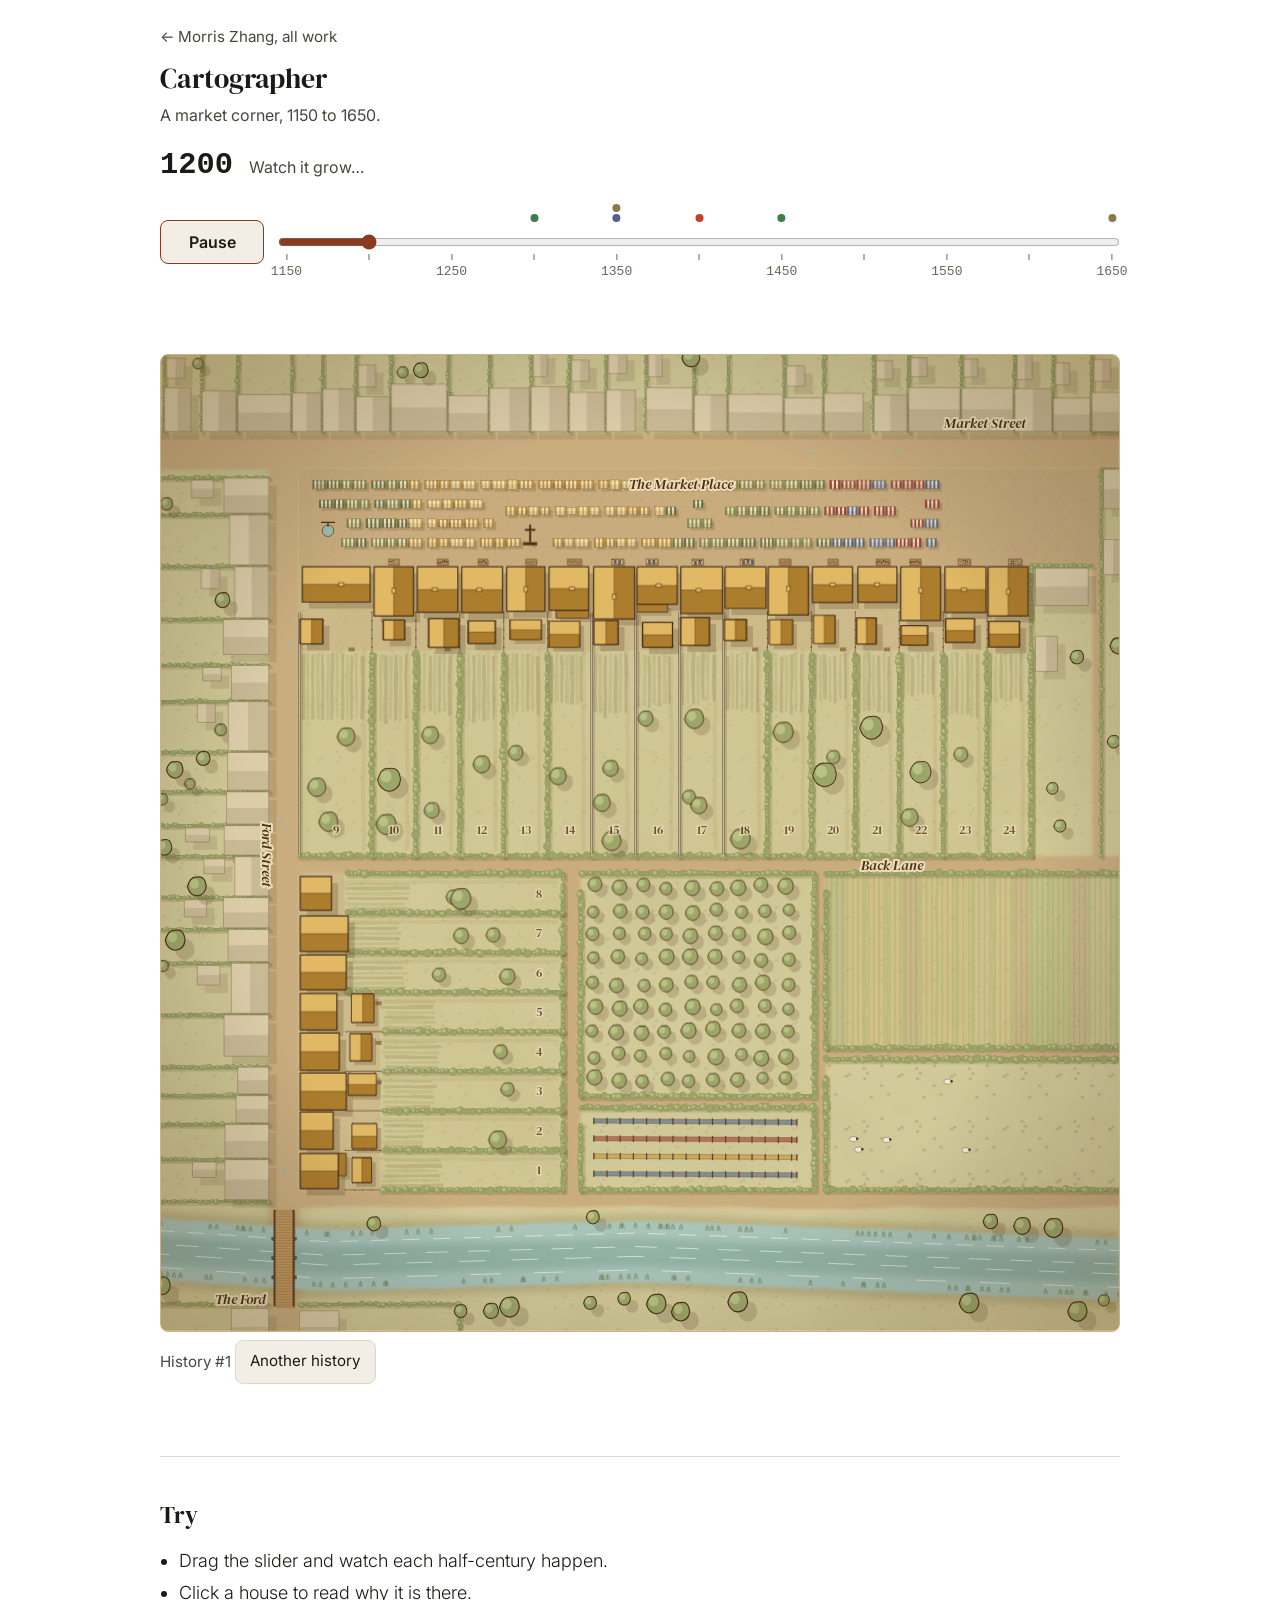
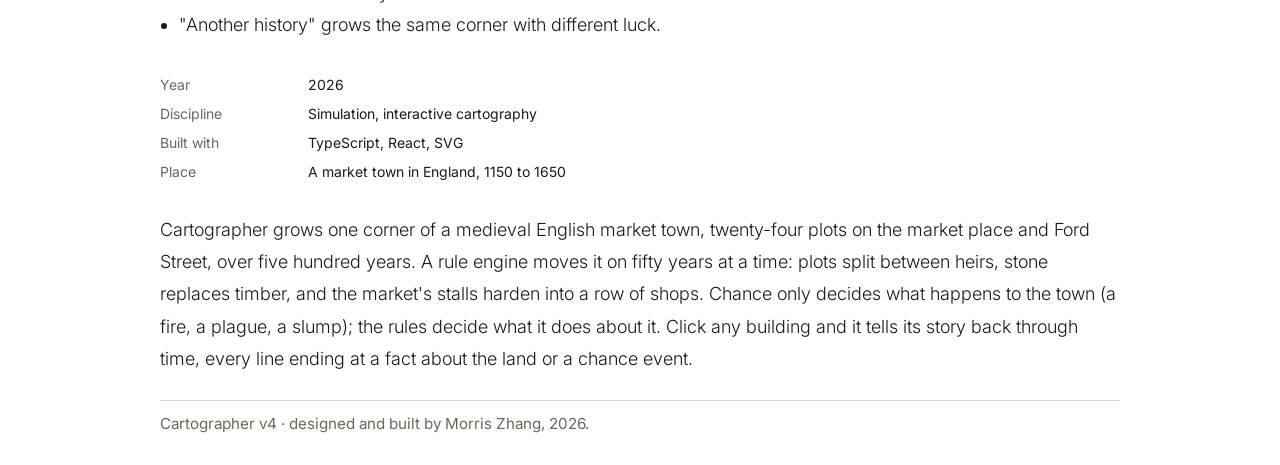
<file: cartographer/index.html>
<!doctype html>
<html lang="en">
  <head>
    <meta charset="UTF-8" />
    <meta name="viewport" content="width=device-width, initial-scale=1.0" />
    <title>Cartographer · Morris Zhang</title>
    <meta name="description" content="A fantasy town grown from its terrain, not from dice. Every street, wall and market says why it's there." />
    <link rel="preconnect" href="https://fonts.googleapis.com" />
    <link rel="preconnect" href="https://fonts.gstatic.com" crossorigin />
    <link rel="stylesheet" href="https://fonts.googleapis.com/css2?family=DM+Serif+Display:ital@0;1&amp;family=IM+Fell+English:ital@0;1&amp;family=Inter:wght@300;400;500;600&amp;display=swap" />
    <script type="module" crossorigin src="./assets/index-DEYlltWW.js"></script>
    <link rel="stylesheet" crossorigin href="./assets/index-BUwfIRgc.css">
  </head>
  <body>
    <div id="root"></div>
  </body>
</html>
</file>
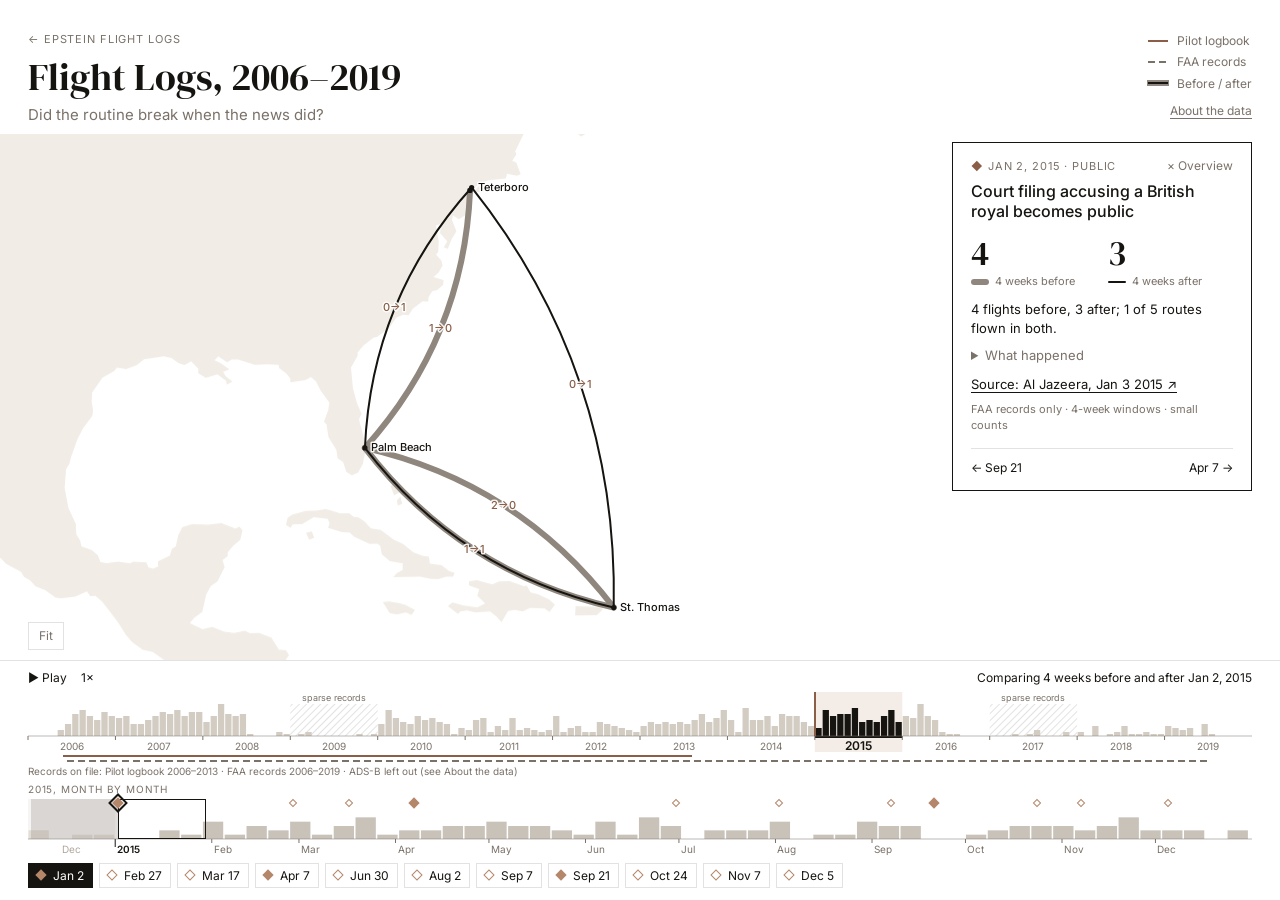
<file: epstein-flights.html>
<!DOCTYPE html>
<html lang="en"><head>
<meta charset="UTF-8">
<meta name="viewport" content="width=device-width, initial-scale=1.0">
<title>Flight Logs, 2006–2019 · Morris Zhang</title>
<meta name="description" content="An interactive map and timeline of cited Jeffrey Epstein flight records, 2006–2019, asking whether the routine changed when the news broke.">
<link rel="preconnect" href="https://fonts.googleapis.com">
<link rel="preconnect" href="https://fonts.gstatic.com" crossorigin>
<link rel="preload" href="flights.json" as="fetch" crossorigin>
<link rel="preload" href="events-2015.json" as="fetch" crossorigin>
<!-- fonts load without blocking first paint (display=swap already shows the fallback first) -->
<link rel="preload" as="style" href="https://fonts.googleapis.com/css2?family=DM+Serif+Display:ital@0;1&amp;family=Inter:wght@300;400;500&amp;display=swap" onload="this.onload=null;this.rel='stylesheet'">
<noscript><link href="https://fonts.googleapis.com/css2?family=DM+Serif+Display:ital@0;1&amp;family=Inter:wght@300;400;500&amp;display=swap" rel="stylesheet"></noscript>
<style>
:root {
  --bg: #FFFFFF;
  --fg: #161410;
  --muted: #7A7169;
  --accent: #B5876A;
  --accent-dark: #8A5E47;
  --border: rgba(22,20,16,0.12);
  --land: #F1EDE6;
  --before: #8F877E;
  --src-logbook: #8A5E47;
  --src-faa: #7A7169;
  --src-adsb: #3E6B73;
  --serif: 'DM Serif Display', Georgia, serif;
  --body: 'Inter', system-ui, sans-serif;
  --pad: clamp(14px, 2.2vw, 28px);
  --card-w: 300px;
}
*, *::before, *::after { box-sizing: border-box; margin: 0; padding: 0; }
html, body { height: 100%; }
body {
  font-family: var(--body); font-size: 14px; line-height: 1.45; font-weight: 400;
  background: var(--bg); color: var(--fg);
  display: grid; grid-template-rows: auto 1fr auto; grid-template-columns: minmax(0, 1fr); overflow: hidden;
}
a { color: inherit; }
button { font: inherit; color: inherit; background: none; border: 0; cursor: pointer; }
:focus-visible { outline: 2px solid var(--accent-dark); outline-offset: 2px; }
.sr-only { position: absolute; width: 1px; height: 1px; overflow: hidden; clip: rect(0 0 0 0); white-space: nowrap; }

/* ── header ── */
.top { display: flex; align-items: flex-start; gap: 24px; padding: var(--pad) var(--pad) 8px; }
.titles { flex: 1; min-width: 0; }
.back { display: inline-block; font-size: 11px; letter-spacing: .08em; text-transform: uppercase; color: var(--muted); text-decoration: none; margin-bottom: 10px; }
.back:hover { color: var(--fg); }
h1 { font-family: var(--serif); font-weight: 400; font-size: clamp(26px, 3.2vw, 38px); line-height: 1.05; }
.q { margin-top: 6px; font-size: 15px; color: var(--muted); }
.side { display: flex; flex-direction: column; align-items: flex-end; gap: 10px; padding-top: 4px; }
.legend { display: flex; flex-direction: column; gap: 4px; font-size: 12px; color: var(--muted); }
.legend .lg { display: flex; align-items: center; gap: 8px; white-space: nowrap; }
.legend svg { display: block; }
.text-btn { white-space: nowrap; font-size: 12px; text-decoration: underline; text-underline-offset: 3px; color: var(--muted); }
.text-btn:hover { color: var(--fg); }

/* ── map stage ── */
.stage { position: relative; min-height: 0; }
.map-wrap { position: absolute; inset: 0; }
#map { display: block; width: 100%; height: 100%; touch-action: manipulation; }
.fit { position: absolute; left: var(--pad); bottom: 10px; font-size: 12px; color: var(--muted); border: 1px solid var(--border); background: var(--bg); padding: 4px 10px; }
.fit:hover { color: var(--fg); }
.readout {
  position: absolute; z-index: 5; pointer-events: none; max-width: 260px;
  background: var(--bg); border: 1px solid var(--fg); padding: 10px 12px; font-size: 12px;
}
.readout h3 { font-size: 13px; font-weight: 500; margin-bottom: 4px; }
.readout .sec { margin-top: 6px; font-size: 11px; letter-spacing: .06em; text-transform: uppercase; color: var(--muted); }
.readout ul { list-style: none; }
.readout li { color: var(--fg); }
.readout .more { color: var(--muted); }

/* ── card ── */
.card {
  position: absolute; z-index: 4; top: 8px; right: var(--pad); width: var(--card-w);
  background: var(--bg); border: 1px solid var(--fg); padding: 16px 18px 14px;
  max-height: calc(100% - 16px); overflow: auto;
}
.kicker { font-size: 11px; letter-spacing: .08em; text-transform: uppercase; color: var(--muted); }
.kicker .pin { color: var(--accent-dark); }
.card h2 { font-size: 16px; font-weight: 500; line-height: 1.3; margin: 6px 0 6px; }
.card .body { font-size: 13px; color: var(--fg); }
.counts { display: grid; grid-template-columns: 1fr 1fr; gap: 12px; margin: 14px 0 10px; }
.counts b { display: block; font-family: var(--serif); font-weight: 400; font-size: 34px; line-height: 1; }
.counts span { display: flex; align-items: center; gap: 6px; margin-top: 4px; font-size: 11px; color: var(--muted); }
.sw { display: inline-block; width: 18px; height: 6px; border-radius: 3px; }
.sw.before { background: var(--before); }
.sw.after { height: 2px; background: var(--fg); }
.sentence { font-size: 13px; }
.more-info { margin-top: 8px; font-size: 13px; }
.more-info summary { cursor: pointer; color: var(--muted); }
.more-info summary:hover { color: var(--fg); }
.more-info .body { margin-top: 4px; }
.src-link { display: inline-block; margin-top: 10px; font-size: 13px; text-underline-offset: 3px; }
.foot { margin-top: 8px; font-size: 11px; color: var(--muted); }
.card-nav { display: flex; justify-content: space-between; gap: 8px; margin-top: 14px; padding-top: 10px; border-top: 1px solid var(--border); font-size: 12px; }
.card-nav button:hover, .close:hover { text-decoration: underline; text-underline-offset: 3px; }
.close { float: right; font-size: 12px; color: var(--muted); margin: -4px -6px 0 8px; padding: 2px 6px; }
.annot { margin-top: 12px; padding-top: 10px; border-top: 1px solid var(--border); }
.news-list { list-style: none; margin-top: 6px; }
.news-list li + li { margin-top: 2px; }
.news-list button { text-align: left; font-size: 13px; }
.news-list button:hover { text-decoration: underline; text-underline-offset: 3px; }
.diamond { display: inline-block; width: 8px; height: 8px; transform: rotate(45deg); background: var(--accent); margin-right: 8px; vertical-align: 1px; }
.diamond.hollow { background: none; border: 1.5px solid var(--accent); }

/* ── timeline ── */
.timeline { border-top: 1px solid var(--border); padding: 8px var(--pad) 10px; user-select: none; }
.controls { display: flex; align-items: center; gap: 14px; font-size: 12px; color: var(--muted); margin-bottom: 6px; flex-wrap: wrap; }
.controls button { color: var(--fg); }
.controls button:hover { text-decoration: underline; text-underline-offset: 3px; }
.controls .win { margin-left: auto; color: var(--fg); }
#year-pick { font: inherit; font-size: 12px; border: 1px solid var(--border); background: var(--bg); padding: 2px 4px; }
.strip { position: relative; cursor: ew-resize; touch-action: none; }
.strip svg { display: block; width: 100%; overflow: visible; }
.strip .year-pos { position: absolute; top: 0; width: 2px; margin-left: -1px; background: var(--accent-dark); pointer-events: none; }
#overview { cursor: pointer; }
.strip .win-shade { position: absolute; top: 0; background: rgba(181,135,106,.16); border-right: 2px solid var(--fg); pointer-events: none; }
.strip .win-before { position: absolute; top: 0; background: rgba(143,135,126,.28); pointer-events: none; }
.strip .win-after { position: absolute; top: 0; border: 1px solid var(--fg); pointer-events: none; }
.strip-label { font-size: 10px; letter-spacing: .08em; text-transform: uppercase; color: var(--muted); margin: 6px 0 2px; }
.coverage { position: relative; height: 22px; margin-top: 2px; font-size: 10px; color: var(--muted); }
.coverage .cov { position: absolute; height: 10px; display: flex; align-items: center; }
.coverage .cov span { position: absolute; left: 0; top: 9px; white-space: nowrap; }
.lane-events { position: absolute; left: 0; right: 0; top: 0; height: 0; pointer-events: none; }
.lane-events .ev { position: absolute; top: -2px; width: 12px; height: 12px; margin-left: -6px; pointer-events: auto; display: grid; place-items: center; }
.lane-events .ev i { width: 8px; height: 8px; transform: rotate(45deg); background: var(--accent); }
.lane-events .ev.flight i { width: 6px; height: 6px; background: var(--bg); border: 1.5px solid var(--accent); }
.lane-events .ev.on i { outline: 2px solid var(--fg); outline-offset: 1px; }
.chips { display: flex; gap: 6px; margin-top: 8px; overflow-x: auto; scrollbar-width: thin; padding-bottom: 2px; }
.chips button { position: relative; flex: none; font-size: 12px; border: 1px solid var(--border); padding: 3px 8px; white-space: nowrap; }
.chips button:hover { border-color: var(--fg); }
.chips button[aria-pressed="true"] { border-color: var(--fg); background: var(--fg); color: var(--bg); }
.chips button[aria-pressed="true"] .diamond.hollow { border-color: var(--bg); }

/* ── about drawer ── */
dialog.about {
  margin: 0 0 0 auto; height: 100%; max-height: 100%; width: min(520px, 100%); border: 0; border-left: 1px solid var(--fg);
  padding: 28px 28px 40px; background: var(--bg); color: var(--fg); overflow: auto;
}
dialog.about::backdrop { background: rgba(22,20,16,.25); }
.about h2 { font-family: var(--serif); font-weight: 400; font-size: 26px; margin-bottom: 14px; }
.about h3 { font-size: 11px; letter-spacing: .08em; text-transform: uppercase; color: var(--muted); font-weight: 400; margin: 20px 0 6px; }
.about p, .about li { font-size: 13px; }
.about ul { padding-left: 18px; }
.about li + li { margin-top: 3px; }
.about table { border-collapse: collapse; font-size: 13px; margin-top: 4px; }
.about td { padding: 2px 14px 2px 0; }
.about td.n { text-align: right; font-variant-numeric: tabular-nums; }
.about .close { position: sticky; top: 0; }

.error { position: absolute; inset: 0; display: grid; place-content: center; text-align: center; gap: 10px; padding: 24px; }

/* ── phone (LITE) ── */
@media (max-width: 767px) {
  body { grid-template-rows: auto auto auto; overflow: auto; height: auto; }
  .top { flex-direction: column; gap: 8px; padding-top: 12px; padding-bottom: 4px; }
  .back { margin-bottom: 6px; }
  .q { margin-top: 4px; font-size: 14px; }
  .side { flex-direction: row; align-items: center; justify-content: space-between; width: 100%; }
  .legend { flex-direction: row; flex-wrap: wrap; gap: 4px 12px; font-size: 11px; }
  .side { align-items: flex-start; gap: 12px; }
  .controls .win { display: none; }
  .card { padding: 12px 14px 10px; }
  .card h2 { font-size: 15px; }
  .counts { margin: 8px 0 6px; }
  .counts b { font-size: 28px; }
  .stage { display: flex; flex-direction: column; }
  .map-wrap { position: relative; inset: auto; height: 52vh; min-height: 300px; }
  .card { position: static; z-index: auto; width: auto; max-height: none; margin: 0 var(--pad) 8px; }
  .overview-block { display: none; }
  .timeline { position: sticky; bottom: 0; z-index: 6; background: var(--bg); }
  .map-wrap { height: 40vh; min-height: 260px; }
}
@media (min-width: 768px) { .phone-only { display: none !important; } }

/* ── ?teaser=1: the looping Jan 2 comparison embedded on the project page (no controls, clicks pass to the parent link) ── */
body.teaser { grid-template-rows: 1fr; pointer-events: none; }
body.teaser .top, body.teaser .timeline, body.teaser .card, body.teaser .fit { display: none; }
body.teaser .stage { display: block; }
body.teaser .map-wrap { position: absolute; inset: 0; height: auto; min-height: 0; }
.teaser-cap { display: none; }
body.teaser .teaser-cap { display: flex; gap: 14px; align-items: center; position: absolute; left: 16px; bottom: 12px; font-size: 12px; color: var(--muted); background: rgba(255,255,255,.85); padding: 4px 8px; }
</style>
</head>
<body>
<header class="top">
  <div class="titles">
    <a class="back" href="index.html#project-epstein">← Epstein Flight Logs</a>
    <h1>Flight Logs, 2006–2019</h1>
    <p class="q">Did the routine break when the news did?</p>
  </div>
  <div class="side">
    <div class="legend" id="legend" aria-label="Legend"></div>
    <button class="text-btn" id="about-btn" aria-haspopup="dialog">About the data</button>
  </div>
</header>

<main class="stage">
  <div class="map-wrap" id="map-wrap">
    <canvas id="map" role="img" aria-label="Flight map"></canvas>
    <div class="readout" id="readout" hidden></div>
    <button class="fit" id="fit-btn" title="Re-frame the map to the flights in view">Fit</button>
    <div class="teaser-cap" id="teaser-cap" aria-hidden="true"></div>
  </div>
  <aside class="card" id="card" aria-live="polite"></aside>
</main>

<section class="timeline" aria-label="Timeline">
  <div class="controls">
    <button id="play" aria-label="Play from here">▶ Play</button>
    <button id="speed" aria-label="Playback speed">1×</button>
    <label class="phone-only">Year <select id="year-pick" aria-label="Year"></select></label>
    <span class="win" id="win-label"></span>
  </div>
  <div class="overview-block">
    <div class="strip" id="overview" role="slider" tabindex="0" aria-label="Year, 2006 to 2019. Arrow keys change the year."></div>
    <div class="coverage" id="coverage" aria-hidden="true"></div>
  </div>
  <div class="strip-label" id="lane-label">12 months</div>
  <div class="strip" id="lane" role="slider" tabindex="0" aria-label="Months of the selected year. Arrow keys move one day, Shift plus arrow one week."></div>
  <div class="chips" id="chips" role="group" aria-label="2015 events"></div>
</section>

<dialog class="about" id="about" aria-labelledby="about-title">
  <button class="close" id="about-close">× Close</button>
  <h2 id="about-title">About the data</h2>
  <div id="about-body"></div>
</dialog>

<div class="sr-only"><table id="sr-table"><caption>Flights in the 4 weeks before and after each news event</caption><thead><tr><th>Event</th><th>Date</th><th>Before</th><th>After</th><th>Routes in both</th></tr></thead><tbody></tbody></table></div>

<script src="vendor/d3-array.min.js"></script>
<script src="vendor/d3-geo.min.js"></script>
<script src="vendor/topojson-client.min.js"></script>
<script>
'use strict';
/* Design doc: C:\Users\13693\.gstack\projects\skills\13693-unknown-design-epstein-flights.md
   Decisions referenced as R1–R19. Windows are half-open: scrubber [t−28d, t), ghost [e−28d, e) and [e, e+28d). */

// ───────────────────────── pure logic (exposed on window.FL for tests) ─────────────────────────
const FL = window.FL = {};
const DAY = 864e5, WINDOW = 28;
const T_MIN = '2006-01-02', T_MAX = '2020-01-01';
const PRECEDENCE = ['logbook', 'faa', 'adsb'];
const SRC = {
  logbook: { label: 'Pilot logbook', color: '#8A5E47', dash: [] },
  faa:     { label: 'FAA records',   color: '#7A7169', dash: [7, 4] },
  adsb:    { label: 'ADS-B',         color: '#3E6B73', dash: [1.5, 3] },
};
const MONTHS = ['Jan','Feb','Mar','Apr','May','Jun','Jul','Aug','Sep','Oct','Nov','Dec'];

FL.parse = s => Date.UTC(+s.slice(0, 4), +s.slice(5, 7) - 1, +s.slice(8, 10));
FL.iso = ms => new Date(ms).toISOString().slice(0, 10);
FL.addDays = (s, n) => FL.iso(FL.parse(s) + n * DAY);
FL.clampT = t => t < T_MIN ? T_MIN : t > T_MAX ? T_MAX : t;
FL.fmt = (s, withYear = true) => `${MONTHS[+s.slice(5, 7) - 1]} ${+s.slice(8, 10)}${withYear ? ', ' + s.slice(0, 4) : ''}`;
FL.fmtRange = (a, b) => `${FL.fmt(a, a.slice(0, 4) !== FL.addDays(b, -1).slice(0, 4))} – ${FL.fmt(FL.addDays(b, -1))}`;  // [a,b) → shows last included day

// flights sorted by date → binary search for [a, b)
FL.lowerBound = (flights, s) => { let lo = 0, hi = flights.length; while (lo < hi) { const m = (lo + hi) >> 1; if (flights[m].date < s) lo = m + 1; else hi = m; } return lo; };
FL.window = (flights, a, b) => flights.slice(FL.lowerBound(flights, a), FL.lowerBound(flights, b));

FL.routes = flights => {
  const m = new Map();
  for (const f of flights) {
    const key = f.o + '>' + f.d;
    let r = m.get(key);
    if (!r) m.set(key, r = { key, o: f.o, d: f.d, flights: [], bySrc: {} });
    r.flights.push(f);
    for (const s of f.sources) r.bySrc[s] = (r.bySrc[s] || 0) + 1;
  }
  return [...m.values()];
};
// R10: style of the source with the most flights; tie → logbook > FAA > ADS-B
FL.majoritySource = r => PRECEDENCE.filter(s => r.bySrc[s]).sort((a, b) => r.bySrc[b] - r.bySrc[a] || PRECEDENCE.indexOf(a) - PRECEDENCE.indexOf(b))[0];

FL.compare = (flights, e) => {
  const before = FL.window(flights, FL.addDays(e, -WINDOW), e);
  const after = FL.window(flights, e, FL.addDays(e, WINDOW));
  const m = new Map();
  const add = (list, side) => { for (const f of list) { const k = f.o + '>' + f.d; let r = m.get(k); if (!r) m.set(k, r = { key: k, o: f.o, d: f.d, before: [], after: [] }); r[side].push(f); } };
  add(before, 'before'); add(after, 'after');
  const routes = [...m.values()];
  return { before, after, routes, shared: routes.filter(r => r.before.length && r.after.length).length };
};

// The top strip selects a year; the lane below scrubs within it. "The year" is the one holding the window's last day.
FL.yearOfT = t => +FL.addDays(t, -1).slice(0, 4);
FL.yearBounds = y => ({ min: `${y}-01-02`, max: `${y + 1}-01-01` });   // t values whose last day falls in year y
// Lane = the calendar year plus a 4-week lead-in, so a window that starts in the previous December (Jan 2 pin) stays visible.
FL.laneRange = y => [FL.addDays(`${y}-01-01`, -WINDOW), `${y + 1}-01-01`];
// Same point in another year (Feb 29 → Feb 28).
FL.moveToYear = (t, y) => {
  let md = FL.addDays(t, -1).slice(5);
  if (md === '02-29' && !(y % 4 === 0 && (y % 100 !== 0 || y % 400 === 0))) md = '02-28';
  return FL.clampT(FL.addDays(`${y}-${md}`, 1));
};
// Play runs from the scrubber through the following years and stops at the end of 2019 (restarts at 2006 if already there).
FL.playRange = t => ({ start: t >= T_MAX ? T_MIN : t, end: T_MAX });
FL.parseHash = (hash, events) => {
  const m = /^#(event|t)=([\w-]+)$/.exec(hash || '');
  if (m && m[1] === 'event' && events.some(e => e.id === m[2])) return { event: m[2] };
  if (m && m[1] === 't' && /^\d{4}-\d{2}-\d{2}$/.test(m[2]) && !isNaN(FL.parse(m[2]))) return { t: FL.clampT(m[2]) };
  return null;
};
FL.sourceNote = flights => {
  const s = new Set(flights.flatMap(f => f.sources));
  const names = PRECEDENCE.filter(k => s.has(k)).map(k => SRC[k].label === 'FAA records' ? 'FAA' : SRC[k].label.toLowerCase());
  if (!names.length) return 'no flights on file';
  return names.length === 1 ? `${names[0] === 'FAA' ? 'FAA records' : names[0].replace(/^./, c => c.toUpperCase())} only` : `Sources: ${names.join(', ')}`;
};
FL.plural = (n, w) => `${n} ${w}${n === 1 ? '' : 's'}`;

// quadratic arc between projected points; bows to the left of travel, so A→B and B→A separate
FL.arcGeom = (p0, p1) => {
  const dx = p1[0] - p0[0], dy = p1[1] - p0[1], len = Math.hypot(dx, dy) || 1, bow = Math.min(len * 0.18, 120);
  const c = [(p0[0] + p1[0]) / 2 + dy / len * bow, (p0[1] + p1[1]) / 2 - dx / len * bow];
  return { p0, c, p1 };
};
FL.splitArc = (g, u) => u >= 1 ? g : { p0: g.p0, c: [g.p0[0] + (g.c[0] - g.p0[0]) * u, g.p0[1] + (g.c[1] - g.p0[1]) * u], p1: FL.arcPoint(g, u) };  // first u of the curve
FL.arcPoint = (g, t) => { const u = 1 - t; return [u * u * g.p0[0] + 2 * u * t * g.c[0] + t * t * g.p1[0], u * u * g.p0[1] + 2 * u * t * g.c[1] + t * t * g.p1[1]]; };
FL.distToArc = (g, x, y) => {
  let best = Infinity, prev = g.p0;
  for (let i = 1; i <= 24; i++) {
    const p = FL.arcPoint(g, i / 24), vx = p[0] - prev[0], vy = p[1] - prev[1], L = vx * vx + vy * vy || 1;
    const k = Math.max(0, Math.min(1, ((x - prev[0]) * vx + (y - prev[1]) * vy) / L));
    best = Math.min(best, Math.hypot(x - prev[0] - k * vx, y - prev[1] - k * vy));
    prev = p;
  }
  return best;
};

// ───────────────────────── page ─────────────────────────
const $ = s => document.querySelector(s);
const canvas = $('#map'), ctx = canvas.getContext('2d');
const mqPhone = matchMedia('(max-width: 767px)');
const mqReduce = matchMedia('(prefers-reduced-motion: reduce)');
const SHORT = { TEB: 'Teterboro', PBI: 'Palm Beach', STT: 'St. Thomas', BED: 'Hanscom Field', ABQ: 'Albuquerque', LBG: 'Paris Le Bourget',
  JFK: 'New York JFK', EWR: 'Newark', ISP: 'Islip', LFBG: 'Cognac', LPAZ: 'Santa Maria, Azores', LSJ: 'Little St. James', SBGR: 'São Paulo',
  SAF: 'Santa Fe', PHX: 'Phoenix', BOS: 'Boston', SJC: 'San Jose', BUR: 'Burbank', BQK: 'Brunswick', LTN: 'London Luton', STN: 'London Stansted',
  MIA: 'Miami', IAD: 'Washington Dulles', DCA: 'Washington National', CNM: 'Carlsbad', ASE: 'Aspen', LFMN: 'Nice', GVAC: 'Sal, Cape Verde',
  BAF: 'Westfield', SAV: 'Savannah', BGR: 'Bangor', HPN: 'Westchester', YUL: 'Montréal', MVY: "Martha's Vineyard", FLL: 'Fort Lauderdale', DAB: 'Daytona Beach', CMH: 'Columbus' };

let D = null;           // { flights, airports, years, sparse, sources, dropped }
let EVENTS = [], NEWS = [], DEFAULT_ID = null;
let land = null;
const S = { t: '2015-01-02', pinned: null, year: 2015, playing: false, speed: 1, hover: null };
const TEASER = new URLSearchParams(location.search).has('teaser');
const TP = { b: 1, a: 1 };   // teaser progress for the before / after arcs (1 = fully drawn)
let W = 0, H = 0, DPR = 1;
const projection = d3.geoConicEqualArea().parallels([20, 50]).rotate([70, 0]);
let view = null, viewAnim = null, geomCache = [];
const landCache = { canvas: null, view: null, sizeKey: '' };

const short = id => SHORT[id] || (D.airports[id] ? D.airports[id][0].split(',')[0].replace(/\b(International|Regional|Municipal|County)?\s*(Airport|Field)\b.*$/, '').trim() : id);

async function load() {
  const json = u => fetch(u).then(r => { if (!r.ok) throw new Error(u + ' ' + r.status); return r.json(); });
  const landP = json('land-50m.json').catch(() => null);   // in parallel; a failure only loses the coastline
  try {
    const [fl, ev] = await Promise.all([json('flights.json'), json('events-2015.json')]);
    D = fl;
    D.flights = fl.flights.map(([date, o, d, tails, sources]) => ({ date, o, d, tails, sources }));
    EVENTS = ev.events; DEFAULT_ID = ev.default;
    NEWS = EVENTS.filter(e => e.type !== 'flight');
  } catch (err) {
    document.querySelector('.stage').innerHTML = `<div class="error"><p>The flight data didn't load (${String(err.message).replace(/[<>&]/g, '')}).</p><p><a href="index.html#project-epstein">← Back to the project</a></p></div>`;
    return;
  }
  const topo = await landP;
  land = topo ? topojson.feature(topo, topo.objects.land) : null;   // arcs still draw on a plain background
  init();
}

function init() {
  buildLegend(); buildAbout(); buildSrTable(); buildChips(); buildYearPick();
  if (TEASER) { document.body.classList.add('teaser'); resize(false); pin(DEFAULT_ID, { instant: true, keepHash: true }); bind(); startTeaser(); return; }
  const h = FL.parseHash(location.hash, EVENTS);
  resize(false);
  if (h && h.t) { S.t = h.t; S.year = FL.yearOfT(h.t); buildStrips(); view = fitView(currentFitPoints()); }
  else pin(h && h.event || DEFAULT_ID, { instant: true, keepHash: !!h });
  bind();
  render();
}

// ── views & fitting (R7) ──
function fitView(points) {
  const cardW = mqPhone.matches || TEASER ? 0 : 300 + 24;
  const padX = W * 0.1, padY = H * 0.1;
  const ext = [[padX, padY], [Math.max(padX + 50, W - padX - cardW), H - padY]];
  let pts = points;
  if (!pts.length) pts = ['TEB', 'PBI', 'STT', 'ABQ', 'LBG'].map(id => D.airports[id]).map(a => [a[2], a[1]]);  // default Atlantic frame
  // never zoom tighter than ~16° × 9° so a short hop still has context
  const lons = pts.map(p => p[0]), lats = pts.map(p => p[1]);
  const cx = (Math.min(...lons) + Math.max(...lons)) / 2, cy = (Math.min(...lats) + Math.max(...lats)) / 2;
  const box = [[Math.min(Math.min(...lons), cx - 8), Math.min(Math.min(...lats), cy - 4.5)], [Math.max(Math.max(...lons), cx + 8), Math.max(Math.max(...lats), cy + 4.5)]];
  const p = d3.geoConicEqualArea().parallels([20, 50]).rotate([70, 0]).fitExtent(ext, { type: 'MultiPoint', coordinates: [...pts, ...box] });
  return { k: p.scale(), x: p.translate()[0], y: p.translate()[1] };
}
function pointsOf(flights) { const s = new Set(); flights.forEach(f => { s.add(f.o); s.add(f.d); }); return [...s].map(id => [D.airports[id][2], D.airports[id][1]]); }
function currentFitPoints() {
  if (S.pinned) { const e = EVENTS.find(x => x.id === S.pinned); return pointsOf(FL.window(D.flights, FL.addDays(e.date, -WINDOW), FL.addDays(e.date, WINDOW))); }
  return pointsOf(FL.window(D.flights, FL.addDays(S.t, -WINDOW), S.t));
}
function refit(points, instant) {
  const target = fitView(points);
  if (instant || mqReduce.matches || !view) { view = target; viewAnim = null; render(); return; }
  viewAnim = { from: { ...view }, to: target, t0: performance.now(), dur: 600 };
  tick();
}
let rafId = 0;
function tick() { if (!rafId) rafId = requestAnimationFrame(frame); }
function frame(now) {
  rafId = 0;
  if (viewAnim) {
    const a = viewAnim, u = Math.min(1, (now - a.t0) / a.dur), e = u < .5 ? 4 * u * u * u : 1 - Math.pow(-2 * u + 2, 3) / 2;
    // interpolate scale geometrically so zooms feel even
    view = { k: a.from.k * Math.pow(a.to.k / a.from.k, e), x: a.from.x + (a.to.x - a.from.x) * e, y: a.from.y + (a.to.y - a.from.y) * e };
    if (u >= 1) viewAnim = null;
  }
  if (S.playing) stepPlay(now);
  drawMap();
  if (viewAnim || S.playing) tick();
}
function render() { drawMap(); drawStrips(); drawCard(); updateChips(); }

// ── teaser loop: before arcs grow (0–1.6 s), after arcs grow (1.6–3.2 s), hold, repeat every 6 s ──
// Pauses when the parent page says it scrolled away ({flTeaser:'pause'|'play'}) or the tab is hidden.
// Reduced motion: the finished frame only (which is also the poster).
function startTeaser() {
  const e = EVENTS.find(x => x.id === DEFAULT_ID), c = FL.compare(D.flights, e.date);
  $('#teaser-cap').innerHTML = `<span><i class="sw before"></i> 4 weeks before ${FL.fmt(e.date)}: ${c.before.length}</span><span><i class="sw after"></i> 4 weeks after: ${c.after.length}</span>`;
  if (mqReduce.matches || new URLSearchParams(location.search).has('still')) { drawMap(); return; }
  let paused = false, t0 = performance.now(), pausedAt = 0;
  const ease = u => 1 - Math.pow(1 - Math.max(0, Math.min(1, u)), 3);
  const loop = now => {
    if (paused) return;
    const s = ((now - t0) / 1000) % 6;
    TP.b = ease(s / 1.6); TP.a = ease((s - 1.6) / 1.6);
    drawMap();
    requestAnimationFrame(loop);
  };
  const setPaused = p => {
    if (p === paused) return;
    paused = p;
    if (p) pausedAt = performance.now(); else { t0 += performance.now() - pausedAt; requestAnimationFrame(loop); }
  };
  window.addEventListener('message', ev => { if (ev.data && ev.data.flTeaser) setPaused(ev.data.flTeaser === 'pause'); });
  document.addEventListener('visibilitychange', () => setPaused(document.hidden));
  requestAnimationFrame(loop);
}

// ── map drawing ──
function resize(redraw = true) {
  const r = canvas.getBoundingClientRect();
  DPR = Math.min(window.devicePixelRatio || 1, 2); W = Math.max(1, r.width); H = Math.max(1, r.height);
  canvas.width = Math.round(W * DPR); canvas.height = Math.round(H * DPR);
  if (redraw) { view = fitView(currentFitPoints()); buildStrips(); render(); }
}
function proj(id) { const a = D.airports[id]; return projection([a[2], a[1]]); }
function drawMap() {
  if (!view) return;
  projection.scale(view.k).translate([view.x, view.y]);
  ctx.setTransform(DPR, 0, 0, DPR, 0, 0);
  ctx.clearRect(0, 0, W, H);
  if (land) drawLand();
  geomCache = [];
  const touched = new Map();
  const touch = (id, n) => touched.set(id, (touched.get(id) || 0) + n);
  const labels = [];
  if (S.pinned) {
    const e = EVENTS.find(x => x.id === S.pinned), cmp = FL.compare(D.flights, e.date);
    for (const r of cmp.routes) {
      const g = FL.arcGeom(proj(r.o), proj(r.d));
      geomCache.push({ g, r });
      touch(r.o, r.before.length + r.after.length); touch(r.d, r.before.length + r.after.length);
    }
    // R9: before = warm-gray halo underneath, after = ink core on top; width does not scale while pinned.
    // The teaser grows the "before" arcs, then the "after" arcs (TP.b / TP.a run 0 → 1).
    for (const { g, r } of geomCache) if (r.before.length && TP.b > 0) strokeArc(FL.splitArc(g, TP.b), '#8F877E', 6, [], 1);
    for (const { g, r } of geomCache) if (r.after.length && TP.a > 0) strokeArc(FL.splitArc(g, TP.a), '#161410', 2, [], 1);
    if (!TEASER) for (const { g, r } of geomCache) labels.push({ p: FL.arcPoint(g, .5), text: `${r.before.length}→${r.after.length}` });
  } else {
    const a = FL.addDays(S.t, -WINDOW), list = FL.window(D.flights, a, S.t), tMs = FL.parse(S.t);
    for (const r of FL.routes(list)) {
      const g = FL.arcGeom(proj(r.o), proj(r.d)), n = r.flights.length, src = FL.majoritySource(r);
      const age = (tMs - FL.parse(r.flights[n - 1].date)) / DAY;        // newest flight on the route sets its fade
      const alpha = 0.3 + 0.7 * (1 - age / WINDOW);
      strokeArc(g, SRC[src].color, n >= 5 ? 3 : 1 + (n - 1) * 0.5, SRC[src].dash, alpha);
      geomCache.push({ g, r });
      touch(r.o, n); touch(r.d, n);
      if (n >= 3) labels.push({ p: FL.arcPoint(g, .5), text: String(n) });
    }
  }
  // airports + labels (largest first, skip collisions)
  const placed = [];
  ctx.font = '500 11px Inter, system-ui, sans-serif'; ctx.textBaseline = 'middle';
  for (const [id] of [...touched].sort((x, y) => y[1] - x[1])) {
    const [x, y] = proj(id);
    ctx.beginPath(); ctx.arc(x, y, 2.6, 0, 7); ctx.fillStyle = '#161410'; ctx.fill();
    const text = short(id), w = ctx.measureText(text).width, box = [x + 6, y - 7, x + 6 + w, y + 7];
    if (placed.length < 14 && !placed.some(b => b[0] < box[2] && box[0] < b[2] && b[1] < box[3] && box[1] < b[3]) && box[2] < W && box[0] > 0) {
      placed.push(box); haloText(text, x + 6, y, '#161410');
    }
  }
  ctx.font = '500 11px Inter, system-ui, sans-serif'; ctx.textAlign = 'center';
  for (const l of labels) haloText(l.text, l.p[0], l.p[1], S.pinned ? '#8A5E47' : '#161410');
  ctx.textAlign = 'start';
  canvas.setAttribute('aria-label', mapLabel());
}
// The coastline is the expensive part (~50 ms at 4× CPU). It is rendered into a cache with a half-screen margin and
// reused: while a re-frame animates, the cached image is scaled/shifted (the projection only changes scale and
// translate, so that is exact); once the view settles it is re-rendered crisp.
function drawLand() {
  const c = landCache, sizeKey = `${W}|${H}|${DPR}`;
  const stale = !c.view || c.sizeKey !== sizeKey || c.view.k !== view.k || c.view.x !== view.x || c.view.y !== view.y;
  if (!c.canvas || c.sizeKey !== sizeKey || (stale && !viewAnim)) {
    const lc = c.canvas || (c.canvas = document.createElement('canvas'));
    lc.width = Math.round(2 * W * DPR); lc.height = Math.round(2 * H * DPR);
    const lx = lc.getContext('2d');
    lx.setTransform(DPR, 0, 0, DPR, DPR * W / 2, DPR * H / 2);   // margin of W/2, H/2 on every side
    lx.beginPath(); d3.geoPath(projection, lx)(land);
    lx.fillStyle = '#F1EDE6'; lx.fill();
    c.view = { ...view }; c.sizeKey = sizeKey;
  }
  const s = view.k / c.view.k, dx = view.x - s * c.view.x, dy = view.y - s * c.view.y;
  ctx.setTransform(DPR * s, 0, 0, DPR * s, DPR * dx, DPR * dy);
  ctx.drawImage(c.canvas, -W / 2, -H / 2, 2 * W, 2 * H);
  ctx.setTransform(DPR, 0, 0, DPR, 0, 0);
}
function strokeArc(g, color, width, dash, alpha) {
  ctx.globalAlpha = alpha; ctx.strokeStyle = color; ctx.lineWidth = width; ctx.lineCap = 'round'; ctx.setLineDash(dash);
  ctx.beginPath(); ctx.moveTo(g.p0[0], g.p0[1]); ctx.quadraticCurveTo(g.c[0], g.c[1], g.p1[0], g.p1[1]); ctx.stroke();
  ctx.setLineDash([]); ctx.globalAlpha = 1;
}
function haloText(text, x, y, color) {
  ctx.lineWidth = 3; ctx.strokeStyle = 'rgba(255,255,255,.92)'; ctx.lineJoin = 'round'; ctx.strokeText(text, x, y);
  ctx.fillStyle = color; ctx.fillText(text, x, y);
}
function mapLabel() {
  if (S.pinned) {
    const e = EVENTS.find(x => x.id === S.pinned), c = FL.compare(D.flights, e.date);
    return `Map comparing the 4 weeks before and after ${FL.fmt(e.date)}: ${FL.plural(c.before.length, 'flight')} before, ${c.after.length} after, ${c.shared} of ${FL.plural(c.routes.length, 'route')} flown in both.`;
  }
  const list = FL.window(D.flights, FL.addDays(S.t, -WINDOW), S.t);
  return `Map of flights ${FL.fmtRange(FL.addDays(S.t, -WINDOW), S.t)}: ${FL.plural(list.length, 'flight')} on ${FL.plural(FL.routes(list).length, 'route')}.`;
}

// ── readout (R14, R10) ──
function pick(x, y, touch) {
  const tol = touch ? 14 : 6;   // closest route wins; others under the pointer are listed as "Also here"
  const hits = geomCache.map(c => ({ c, d: FL.distToArc(c.g, x, y) })).filter(h => h.d <= tol).sort((a, b) => a.d - b.d);
  return hits.length ? { ...hits[0].c, others: hits.slice(1, 3).map(h => h.c.r) } : null;
}
const srcName = s => SRC[s].label;
function dateList(flights) {
  const show = flights.slice(0, 5).map(f => `<li>${FL.fmt(f.date)} · ${f.sources.map(srcName).join(' + ')}</li>`).join('');
  return `<ul>${show}${flights.length > 5 ? `<li class="more">+${flights.length - 5} more</li>` : ''}</ul>`;
}
function showReadout(hit, x, y) {
  const el = $('#readout');
  if (!hit) { el.hidden = true; return; }
  const r = hit.r, title = `${short(r.o)} → ${short(r.d)}`;
  if (S.pinned) {
    el.innerHTML = `<h3>${title}</h3><div class="sec">Before (${r.before.length})</div>${r.before.length ? dateList(r.before) : '<ul><li class="more">none</li></ul>'}<div class="sec">After (${r.after.length})</div>${r.after.length ? dateList(r.after) : '<ul><li class="more">none</li></ul>'}`;
  } else {
    const mix = PRECEDENCE.filter(s => r.bySrc[s]);
    el.innerHTML = `<h3>${title}</h3><div>${FL.plural(r.flights.length, 'flight')} in view</div>${mix.length > 1 ? `<div class="more">${mix.map(s => `${srcName(s)} ${r.bySrc[s]}`).join(' · ')}</div>` : ''}${dateList(r.flights)}`;
  }
  if (hit.others.length) {
    const n = o => S.pinned ? `${o.before.length}→${o.after.length}` : o.flights.length;
    el.innerHTML += `<div class="sec">Also here</div><ul>${hit.others.map(o => `<li>${short(o.o)} → ${short(o.d)} (${n(o)})</li>`).join('')}</ul>`;
  }
  el.hidden = false;
  const bw = el.offsetWidth, bh = el.offsetHeight;
  el.style.left = Math.min(W - bw - 8, x + 14) + 'px';
  el.style.top = Math.max(8, Math.min(H - bh - 8, y + 14)) + 'px';
}

// ── state changes ──
function pin(id, { instant = false, keepHash = false } = {}) {
  const e = EVENTS.find(x => x.id === id);
  if (!e || e.type === 'flight') return;
  stopPlay();
  S.pinned = id; S.t = e.date; S.year = +e.date.slice(0, 4);
  if (!keepHash) history.replaceState(null, '', '#event=' + id);  // R8: never pushState
  buildStrips();
  refit(currentFitPoints(), instant);
  $('#readout').hidden = true;
  render();
}
function unpin(updateHash = true) {
  if (!S.pinned) return;
  S.pinned = null;
  if (!updateHash) return;   // internal callers (scrub, year, play) set their own state and render once themselves
  history.replaceState(null, '', '#t=' + S.t);
  render();
}
let hashTimer = 0;
function setT(t) {
  t = FL.clampT(t);
  if (S.pinned) unpin(false);
  S.t = t;
  const y = FL.yearOfT(t);
  if (y !== S.year) { S.year = y; buildStrips(); }
  $('#readout').hidden = true;
  render();
  if (!S.playing) saveHashSoon();
}
function saveHashSoon() { clearTimeout(hashTimer); hashTimer = setTimeout(() => history.replaceState(null, '', '#t=' + S.t), 300); }  // R8
const yearPoints = y => pointsOf(FL.window(D.flights, `${y}-01-01`, `${y + 1}-01-01`));
// Top strip: pick a year. The window keeps its place in the calendar (Mar 14 → Mar 14 of the new year).
function selectYear(y, { fit = true } = {}) {
  y = Math.max(2006, Math.min(2019, y));
  if (y === S.year && !S.pinned) { if (fit) refit(currentFitPoints()); return; }
  stopPlay();
  if (S.pinned) unpin(false);
  S.year = y; S.t = FL.moveToYear(S.t, y);
  buildStrips(); $('#readout').hidden = true; render(); saveHashSoon();
  if (fit) refit(currentFitPoints());   // R7: a year change re-frames to the flights in view (play frames the whole year instead)
}
function flightEventT(e) { return FL.addDays(e.date, 11); }  // window ends 11 days after a trip starts, so the whole trip is on the map

// ── play: runs on through the years, re-framing at each new year ──
let playAcc = 0, playLast = 0, playEnd = '';
function startPlay() {
  const { start, end } = FL.playRange(S.t);
  if (S.pinned) unpin(false);
  S.t = start; playEnd = end; S.playing = true; playAcc = 0; playLast = performance.now();
  S.year = FL.yearOfT(start); buildStrips();
  refit(yearPoints(S.year), false);
  $('#play').textContent = '❚❚ Pause'; $('#play').setAttribute('aria-label', 'Pause');
  render(); tick();
}
function stepPlay(now) {
  playAcc += (now - playLast) / 1000 * 7 * S.speed; playLast = now;   // 1× = one week per second
  if (playAcc < 1) return;
  const n = Math.floor(playAcc); playAcc -= n;
  let t = FL.addDays(S.t, n);
  if (t >= playEnd) { S.t = playEnd; stopPlay(); history.replaceState(null, '', '#t=' + S.t); return; }
  S.t = t;
  const y = FL.yearOfT(t);
  if (y !== S.year) { S.year = y; buildStrips(); refit(yearPoints(y), false); }
  drawStrips(); drawCard(); updateChips();
}
function stopPlay() {
  if (!S.playing) return;
  S.playing = false;
  $('#play').textContent = '▶ Play'; $('#play').setAttribute('aria-label', 'Play from here');
  render();
}

// ── timeline strips ──
let monthCounts = [], laneCounts = [];
function monthIndex(s) { return (+s.slice(0, 4) - 2006) * 12 + +s.slice(5, 7) - 1; }
function buildStrips() { buildOverview(); buildLane(); }
const OV = { a: FL.parse('2006-01-01'), b: FL.parse('2020-01-01') };
function xOf(range, s, width) { return (FL.parse(s) - range.a) / (range.b - range.a) * width; }
function dateAt(range, x, width) { return FL.iso(range.a + Math.round(Math.max(0, Math.min(1, x / width)) * (range.b - range.a) / DAY) * DAY); }

function buildOverview() {
  const el = $('#overview'), w = el.clientWidth || 800, h = 44, barTop = 12;
  if (!monthCounts.length) { monthCounts = new Array(168).fill(0); for (const f of D.flights) monthCounts[monthIndex(f.date)]++; }
  const max = Math.max(...monthCounts), bw = w / 168, yw = w / 14;
  let svg = `<svg width="${w}" height="${h + 16}" aria-hidden="true"><defs><pattern id="hatch" width="5" height="5" patternUnits="userSpaceOnUse" patternTransform="rotate(45)"><line x1="0" y1="0" x2="0" y2="5" stroke="rgba(22,20,16,.12)" stroke-width="2"/></pattern></defs>`;
  // selected year: tinted band, ink bars, bold label
  const sx = (S.year - 2006) * yw;
  svg += `<rect x="${sx}" y="0" width="${yw}" height="${h + 16}" fill="rgba(181,135,106,.16)"/><rect x="${sx}" y="${h}" width="${yw}" height="2" fill="#161410"/>`;
  for (const y of D.sparse) {
    const x0 = (y - 2006) * yw, x1 = x0 + yw;
    svg += `<g><title>Sparse records: fewer flights on file. This may reflect missing records or less travel; the sources don't say which.</title><rect x="${x0}" y="${barTop}" width="${x1 - x0}" height="${h - barTop}" fill="url(#hatch)"/><text x="${(x0 + x1) / 2}" y="9" text-anchor="middle" font-size="9" fill="#7A7169">sparse records</text></g>`;
  }
  monthCounts.forEach((n, i) => {
    const bh = n / max * (h - barTop), on = Math.floor(i / 12) + 2006 === S.year;
    svg += `<rect x="${i * bw + .5}" y="${h - bh}" width="${Math.max(1, bw - 1)}" height="${bh}" fill="${on ? '#161410' : '#D3CCC2'}"/>`;
  });
  for (let y = 2006; y <= 2019; y++) {
    const x = (y - 2006) * yw, on = y === S.year;
    svg += `<line x1="${x}" x2="${x}" y1="${h}" y2="${h + 4}" stroke="#7A7169"/><text x="${x + yw / 2}" y="${h + 14}" text-anchor="middle" font-size="${on ? 12 : 10}" font-weight="${on ? 600 : 400}" fill="${on ? '#161410' : '#7A7169'}">${y}</text>`;
  }
  svg += `<line x1="0" x2="${w}" y1="${h}" y2="${h}" stroke="#7A7169" stroke-width=".5"/></svg>`;
  el.innerHTML = svg + `<div class="year-pos"></div>`;
  el.dataset.h = h;
  // source coverage (handoffs), named differently from "sparse records"
  const cov = $('#coverage'); cov.innerHTML = '';
  PRECEDENCE.filter(s => D.sources[s]).forEach((s, i) => {
    const r = D.sources[s], x0 = xOf(OV, r.from, w), x1 = xOf(OV, r.to, w);
    const d = document.createElement('div'); d.className = 'cov'; d.style.left = x0 + 'px'; d.style.width = (x1 - x0) + 'px'; d.style.top = (i * 0) + 'px';
    d.innerHTML = `<svg width="${x1 - x0}" height="4" style="position:absolute;top:${i * 5}px"><line x1="0" x2="${x1 - x0}" y1="2" y2="2" stroke="${SRC[s].color}" stroke-width="2" stroke-dasharray="${SRC[s].dash.join(' ')}"/></svg>`;
    cov.appendChild(d);
  });
  const label = document.createElement('div'); label.className = 'cov'; label.style.left = '0'; label.style.right = '0';
  label.innerHTML = `<span style="top:10px">Records on file: ${PRECEDENCE.filter(s => D.sources[s]).map(s => `${SRC[s].label} ${D.sources[s].from.slice(0, 4)}–${D.sources[s].to.slice(0, 4)}`).join(' · ')}${D.adsb_included ? '' : ' · ADS-B left out (see About the data)'}</span>`;
  cov.appendChild(label);
}
function buildLane() {
  const el = $('#lane'), w = el.clientWidth || 800, h = 40, barTop = 14, y = S.year;
  const [ls, le] = FL.laneRange(y), range = { a: FL.parse(ls), b: FL.parse(le) }, jan1 = FL.parse(`${y}-01-01`);
  el._range = range;
  // weekly bins counted from Jan 1; the lead-in (previous December) gets bins -4..-1
  const bins = new Map();
  for (const f of FL.window(D.flights, ls, le)) { const i = Math.floor((FL.parse(f.date) - jan1) / DAY / 7); bins.set(i, (bins.get(i) || 0) + 1); }
  const max = Math.max(6, ...bins.values()), xMs = ms => (ms - range.a) / (range.b - range.a) * w, xLead = xMs(jan1);
  let svg = `<svg width="${w}" height="${h + 16}" aria-hidden="true"><rect x="0" y="0" width="${xLead}" height="${h}" fill="rgba(22,20,16,.04)"/>`;
  for (const [i, n] of bins) {
    const x0 = Math.max(0, xMs(jan1 + i * 7 * DAY)), x1 = Math.min(w, xMs(jan1 + (i + 1) * 7 * DAY)), bh = n / max * (h - barTop);
    svg += `<rect x="${x0 + .5}" y="${h - bh}" width="${Math.max(1, x1 - x0 - 1.5)}" height="${bh}" fill="${i < 0 ? '#E2DDD5' : '#C9C2B9'}"/>`;
  }
  const narrow = w < 600;   // narrow lanes: month initials
  svg += `<text x="${xLead / 2}" y="${h + 14}" text-anchor="middle" font-size="10" fill="#B0A89E">${narrow ? '' : 'Dec'}</text>`;
  for (let m = 0; m < 12; m++) {
    const s = `${y}-${String(m + 1).padStart(2, '0')}-01`, x = xOf(range, s, w), mon = MONTHS[m];
    const text = m === 0 ? `${y}` : narrow ? (m === 1 ? '' : mon[0]) : mon;   // narrow: the year label needs Feb's space
    svg += `<line x1="${x}" x2="${x}" y1="${h}" y2="${h + (m === 0 ? 8 : 4)}" stroke="${m === 0 ? '#161410' : '#7A7169'}"/><text x="${x + 2}" y="${h + 14}" font-size="10" font-weight="${m === 0 ? 600 : 400}" fill="${m === 0 ? '#161410' : '#7A7169'}">${text}</text>`;
  }
  svg += `<line x1="0" x2="${w}" y1="${h}" y2="${h}" stroke="#7A7169" stroke-width=".5"/></svg>`;
  const evs = EVENTS.filter(e => e.date >= ls && e.date < le).map(e =>
    `<button class="ev ${e.type === 'flight' ? 'flight' : 'news'}" data-id="${e.id}" tabindex="-1" aria-hidden="true" style="left:${xOf(range, e.date, w)}px" title="${FL.fmt(e.date)} · ${e.title.replace(/"/g, '&quot;')}"><i></i></button>`).join('');
  el.innerHTML = svg + `<div class="win-shade"></div><div class="win-before"></div><div class="win-after"></div><div class="lane-events">${evs}</div>`;
  el.dataset.h = h;
  $('#lane-label').textContent = `${y}, month by month`;
}
function placeWindow(el, range) {
  const w = el.clientWidth, h = +el.dataset.h, shade = el.querySelector('.win-shade'), bef = el.querySelector('.win-before'), aft = el.querySelector('.win-after');
  const x = s => Math.max(0, Math.min(w, xOf(range, s, w)));
  const box = (node, a, b) => { const x0 = x(a), x1 = x(b); node.style.left = x0 + 'px'; node.style.width = Math.max(x1 - x0, 0) + 'px'; node.style.height = h + 'px'; node.style.display = x1 > x0 ? '' : 'none'; };
  if (S.pinned) {
    const e = EVENTS.find(v => v.id === S.pinned);
    shade.style.display = 'none'; box(bef, FL.addDays(e.date, -WINDOW), e.date); box(aft, e.date, FL.addDays(e.date, WINDOW));
  } else {
    bef.style.display = aft.style.display = 'none'; box(shade, FL.addDays(S.t, -WINDOW), S.t);
    shade.style.minWidth = '2px';
  }
}
function drawStrips() {
  // top strip: a thin marker for where the window sits inside the selected year
  const ov = $('#overview'), pos = ov.querySelector('.year-pos'), last = FL.parse(FL.addDays(S.pinned ? FL.addDays(S.t, 1) : S.t, -1));
  const frac = (last - FL.parse(`${S.year}-01-01`)) / (FL.parse(`${S.year + 1}-01-01`) - FL.parse(`${S.year}-01-01`));
  pos.style.left = ((S.year - 2006 + Math.max(0, Math.min(1, frac))) * ov.clientWidth / 14) + 'px'; pos.style.height = ov.dataset.h + 'px';
  placeWindow($('#lane'), $('#lane')._range);
  document.querySelectorAll('.lane-events .ev').forEach(b => b.classList.toggle('on', b.dataset.id === S.pinned));
  const a = S.pinned ? null : FL.addDays(S.t, -WINDOW);
  const text = S.pinned ? `Comparing 4 weeks before and after ${FL.fmt(EVENTS.find(e => e.id === S.pinned).date)}` : `${FL.fmtRange(a, S.t)} · ${FL.plural(FL.window(D.flights, a, S.t).length, 'flight')}`;
  $('#win-label').textContent = text;
  ov.setAttribute('aria-valuemin', 2006); ov.setAttribute('aria-valuemax', 2019); ov.setAttribute('aria-valuenow', S.year); ov.setAttribute('aria-valuetext', String(S.year));
  const lane = $('#lane'), b = FL.yearBounds(S.year);
  lane.setAttribute('aria-valuemin', 0); lane.setAttribute('aria-valuemax', 365);
  lane.setAttribute('aria-valuenow', Math.round((FL.parse(S.t) - FL.parse(b.min)) / DAY)); lane.setAttribute('aria-valuetext', text);
  $('#year-pick').value = String(S.year);
}

// ── card ──
const esc = s => String(s).replace(/[&<>"]/g, c => ({ '&': '&amp;', '<': '&lt;', '>': '&gt;', '"': '&quot;' }[c]));
const typeLabel = { legal: 'Legal', public: 'Public', flight: 'Flight' };
function drawCard() {
  const card = $('#card');
  if (S.pinned) {
    const e = EVENTS.find(x => x.id === S.pinned), c = FL.compare(D.flights, e.date), i = NEWS.indexOf(e);
    const prev = NEWS[(i - 1 + NEWS.length) % NEWS.length], next = NEWS[(i + 1) % NEWS.length];
    const key = 'pinned:' + e.id;
    if (card.dataset.key === key) return;
    card.dataset.key = key;
    card.innerHTML = `<button class="close" data-act="unpin" aria-label="Close the comparison">× Overview</button>
      <div class="kicker"><span class="pin">◆</span> ${FL.fmt(e.date)} · ${typeLabel[e.type]}</div>
      <h2>${esc(e.title)}</h2>
      <div class="counts">
        <div><b>${c.before.length}</b><span><i class="sw before"></i>4 weeks before</span></div>
        <div><b>${c.after.length}</b><span><i class="sw after"></i>4 weeks after</span></div>
      </div>
      <p class="sentence">${FL.plural(c.before.length, 'flight')} before, ${c.after.length} after; ${c.shared} of ${FL.plural(c.routes.length, 'route')} flown in both.</p>
      <details class="more-info"><summary>What happened</summary><p class="body">${esc(e.body)}</p></details>
      <a class="src-link" href="${esc(e.source_url)}" target="_blank" rel="noopener">Source: ${esc(e.source_label)} ↗</a>
      <p class="foot">${FL.sourceNote([...c.before, ...c.after])} · 4-week windows · small counts</p>
      <div class="card-nav"><button data-act="pin" data-id="${prev.id}">← ${FL.fmt(prev.date, false)}</button><button data-act="pin" data-id="${next.id}">${FL.fmt(next.date, false)} →</button></div>`;
    return;
  }
  const a = FL.addDays(S.t, -WINDOW), list = FL.window(D.flights, a, S.t);
  const annot = EVENTS.find(e => e.type === 'flight' && e.date >= a && e.date < S.t);
  const key = `t:${S.t}:${annot ? annot.id : ''}`;
  if (card.dataset.key === key) return;
  card.dataset.key = key;
  card.innerHTML = `<div class="kicker">In view</div>
    <h2>${FL.fmtRange(a, S.t)}</h2>
    <p class="body">${FL.plural(list.length, 'flight')} on ${FL.plural(FL.routes(list).length, 'route')}. Hover or tap an arc for dates.</p>
    ${annot ? `<div class="annot"><div class="kicker"><span class="diamond hollow"></span>${FL.fmt(annot.date)} · Flight</div><h2>${esc(annot.title)}</h2><p class="body">${esc(annot.body)}</p><a class="src-link" href="${esc(annot.source_url)}" target="_blank" rel="noopener">Source: ${esc(annot.source_label)} ↗</a></div>` : ''}
    <div class="annot"><div class="kicker">Compare a news event, 4 weeks either side</div>
      <ul class="news-list">${NEWS.map(n => `<li><button data-act="pin" data-id="${n.id}"><span class="diamond"></span>${FL.fmt(n.date)}: ${esc(n.title)}</button></li>`).join('')}</ul></div>`;
}

// ── chips, year picker, legend, about, sr table ──
function buildChips() {
  $('#chips').innerHTML = EVENTS.map(e => `<button data-id="${e.id}" aria-pressed="false" title="${esc(e.title)}"><span class="diamond${e.type === 'flight' ? ' hollow' : ''}"></span>${FL.fmt(e.date, false)}<span class="sr-only">, ${typeLabel[e.type]}: ${esc(e.title)}</span></button>`).join('');
}
function updateChips() {
  const a = FL.addDays(S.t, -WINDOW);
  document.querySelectorAll('#chips button').forEach(b => {
    const e = EVENTS.find(x => x.id === b.dataset.id);
    b.setAttribute('aria-pressed', S.pinned ? String(S.pinned === e.id) : String(e.type === 'flight' && e.date >= a && e.date < S.t));
  });
}
function buildYearPick() {
  let o = ''; for (let y = 2006; y <= 2019; y++) o += `<option value="${y}">${y}</option>`;
  $('#year-pick').innerHTML = o;
}
function buildLegend() {
  const sw = (s) => `<svg width="22" height="6"><line x1="1" x2="21" y1="3" y2="3" stroke="${SRC[s].color}" stroke-width="2" stroke-dasharray="${SRC[s].dash.join(' ')}"/></svg>`;
  $('#legend').innerHTML = PRECEDENCE.filter(s => D.sources[s]).map(s => `<span class="lg">${sw(s)}${SRC[s].label}</span>`).join('') +
    `<span class="lg"><svg width="22" height="8"><line x1="1" x2="21" y1="4" y2="4" stroke="#8F877E" stroke-width="6" stroke-linecap="round"/><line x1="1" x2="21" y1="4" y2="4" stroke="#161410" stroke-width="2"/></svg>Before / after</span>`;
}
function buildSrTable() {
  $('#sr-table tbody').innerHTML = NEWS.map(e => { const c = FL.compare(D.flights, e.date); return `<tr><td>${esc(e.title)}</td><td>${FL.fmt(e.date)}</td><td>${c.before.length}</td><td>${c.after.length}</td><td>${c.shared} of ${c.routes.length}</td></tr>`; }).join('');
}
function buildAbout() {
  const kept = {}; for (const f of D.flights) kept[f.sources[0]] = (kept[f.sources[0]] || 0) + 1;
  const dropped = Object.entries(D.dropped).sort((a, b) => b[1] - a[1]);
  const totalRows = D.rows;
  $('#about-body').innerHTML = `
    <p>This map shows every flight in the source data that carries a citation, between 2006 and 2019. Pick a news event to compare the 4 weeks before it with the 4 weeks after. The counts are small and come mostly from one kind of record, so the card reports what is on file, not a verdict.</p>
    <h3>Source data</h3>
    <p>A flight export from <a href="https://epsteinexposed.com/flights" target="_blank" rel="noopener">Epstein Exposed</a>, downloaded Sep 29, 2026 (“Public Interest — Attribution Requested”). It aggregates the unredacted flight logs, FAA records released under FOIA, and exhibits from <i>USA v. Maxwell</i>.</p>
    <h3>What is shown</h3>
    <table>${PRECEDENCE.filter(s => kept[s]).map(s => `<tr><td>${SRC[s].label}</td><td class="n">${kept[s]}</td><td>${D.sources[s].from.slice(0, 4)}–${D.sources[s].to.slice(0, 4)}</td></tr>`).join('')}<tr><td><b>Flights on the map</b></td><td class="n"><b>${D.flights.length}</b></td><td></td></tr></table>
    <p style="margin-top:6px">Flights recorded in two sources on the same day and route are drawn once and listed under both.</p>
    <h3>What was left out (of ${totalRows.toLocaleString()} rows)</h3>
    <ul>
      <li><b>${(D.dropped['no source'] || 0).toLocaleString()}</b> rows with no citation. Many are probably transcribed from the flight logs, but none links to a document.</li>
      <li><b>${D.dropped['ADS-B (provider unidentified, R6)'] || 0}</b> ADS-B transponder rows (2016–2019): the data's provider and its reuse terms are not identified yet.</li>
      <li><b>${['unidentified source ER', 'unidentified source PHOTO', 'unidentified source FlightAware', 'unidentified source House Oversight Committee release'].reduce((s, k) => s + (D.dropped[k] || 0), 0)}</b> rows cited only as “ER”, “PHOTO”, “FlightAware” or a single committee release, which could not be traced to a document.</li>
      <li><b>${D.dropped['same origin and destination'] || 0}</b> rows that start and end at the same airport (local flights that cannot be drawn as a route).</li>
      <li><b>${D.dropped['unresolvable airport'] || 0}</b> rows with an airport code that cannot be right (a stop in western China between two same-day US legs; a small Brazilian town twice from Palm Beach).</li>
      <li><b>${D.dropped['outside 2006-2019 (doj)'] || 0}</b> cited rows from 1995, outside this map's range.</li>
    </ul>
    <h3>Gaps in the record</h3>
    <p>Years with fewer than a quarter of the median year's flights are hatched as <i>sparse records</i> on the timeline (${D.sparse.join(' and ')}). That may reflect missing records or less travel; the sources don't say which. The pilot logbook ends in 2013; after that the map is FAA records alone.</p>
    <h3>Corrections to earlier versions</h3>
    <ul>
      <li>Airport coordinates were re-checked against OurAirports. Several were wrong in the earlier map data: Santa Maria in the Azores had been placed in Morocco, the Little St. James helipad in Switzerland, and two typo'd codes (Aspen, São Paulo) on other continents.</li>
      <li>Giuffre v. Maxwell was filed on Sep 21, 2015, not in the week of the Sep 7 Paris flight.</li>
      <li>MIT's report says Epstein was never coded “disqualified” in its donor database; an earlier caption said otherwise.</li>
    </ul>
    <h3>Names</h3>
    <p>No passenger is named on this page. Events refer to public figures by role; names appear only in the linked sources.</p>
    <h3>Credits</h3>
    <p><i>Epstein Flight Logs</i> began as a project for Fundamentals of Computational Design at Carnegie Mellon (Spring 2026) with Max Whalley and Lukas Yao. This interactive extension is by Morris Zhang. Map: Natural Earth via world-atlas; d3-geo.</p>`;
}

// ── input ──
// Top strip: years only. Dragging across it changes the year; the map re-frames when the pointer lets go.
function overviewPointer(el) {
  let dragging = false;
  const yearAt = ev => { const r = el.getBoundingClientRect(); return 2006 + Math.max(0, Math.min(13, Math.floor((ev.clientX - r.left) / r.width * 14))); };
  el.addEventListener('pointerdown', ev => { dragging = true; el.setPointerCapture(ev.pointerId); selectYear(yearAt(ev), { fit: false }); });
  el.addEventListener('pointermove', ev => { if (dragging && yearAt(ev) !== S.year) selectYear(yearAt(ev), { fit: false }); });
  const end = () => { if (dragging) { dragging = false; refit(currentFitPoints()); } };
  el.addEventListener('pointerup', end); el.addEventListener('pointercancel', end);
  el.addEventListener('keydown', ev => {
    const y = { ArrowLeft: S.year - 1, ArrowDown: S.year - 1, ArrowRight: S.year + 1, ArrowUp: S.year + 1, Home: 2006, End: 2019 }[ev.key];
    if (y) { ev.preventDefault(); selectYear(y); }
  });
}
// Lane: days within the selected year. The clicked day becomes the window's last day.
function lanePointer(el) {
  let dragging = false;
  const tAt = ev => {
    const r = el.getBoundingClientRect(), b = FL.yearBounds(S.year), t = FL.addDays(dateAt(el._range, ev.clientX - r.left, r.width), 1);
    return t < b.min ? b.min : t > b.max ? b.max : t;   // the December lead-in is context only
  };
  el.addEventListener('pointerdown', ev => {
    if (ev.target.closest('.ev')) return;
    dragging = true; el.setPointerCapture(ev.pointerId); stopPlay(); setT(tAt(ev));
  });
  el.addEventListener('pointermove', ev => { if (dragging) setT(tAt(ev)); });
  const end = () => { dragging = false; };
  el.addEventListener('pointerup', end); el.addEventListener('pointercancel', end);
  el.addEventListener('keydown', ev => {     // arrows can walk past Dec 31 into the next year
    const step = ev.shiftKey ? 7 : 1;
    const k = { ArrowLeft: -step, ArrowRight: step, ArrowDown: -step, ArrowUp: step }[ev.key];
    const b = FL.yearBounds(S.year);
    if (k) { ev.preventDefault(); stopPlay(); setT(FL.addDays(S.t, k)); }
    else if (ev.key === 'Home') { ev.preventDefault(); setT(b.min); }
    else if (ev.key === 'End') { ev.preventDefault(); setT(b.max); }
  });
}
function selectEvent(id) {
  const e = EVENTS.find(x => x.id === id);
  if (!e) return;
  if (e.type === 'flight') { stopPlay(); setT(flightEventT(e)); refit(currentFitPoints()); }
  else if (S.pinned === id) unpin(); else pin(id);
}
function bind() {
  overviewPointer($('#overview')); lanePointer($('#lane'));
  $('#lane').addEventListener('click', ev => { const b = ev.target.closest('.ev'); if (b) selectEvent(b.dataset.id); });
  $('#chips').addEventListener('click', ev => { const b = ev.target.closest('button'); if (b) selectEvent(b.dataset.id); });
  $('#card').addEventListener('click', ev => {
    const b = ev.target.closest('button'); if (!b) return;
    if (b.dataset.act === 'pin') pin(b.dataset.id);
    if (b.dataset.act === 'unpin') unpin();
  });
  $('#play').addEventListener('click', () => S.playing ? stopPlay() : startPlay());
  $('#speed').addEventListener('click', () => { S.speed = S.speed === 1 ? 4 : 1; $('#speed').textContent = S.speed + '×'; });
  $('#fit-btn').addEventListener('click', () => refit(currentFitPoints()));
  $('#year-pick').addEventListener('change', ev => selectYear(+ev.target.value));   // phone stand-in for the top strip
  $('#about-btn').addEventListener('click', () => $('#about').showModal());
  $('#about-close').addEventListener('click', () => $('#about').close());
  $('#about').addEventListener('click', ev => { if (ev.target === $('#about')) $('#about').close(); });
  canvas.addEventListener('pointermove', ev => {
    if (ev.pointerType !== 'mouse') return;
    const r = canvas.getBoundingClientRect(), x = ev.clientX - r.left, y = ev.clientY - r.top;
    const hit = pick(x, y, false); canvas.style.cursor = hit ? 'pointer' : ''; showReadout(hit, x, y);
  });
  canvas.addEventListener('pointerleave', ev => { if (ev.pointerType === 'mouse') $('#readout').hidden = true; });
  canvas.addEventListener('pointerup', ev => {
    if (ev.pointerType === 'mouse') return;
    const r = canvas.getBoundingClientRect(), x = ev.clientX - r.left, y = ev.clientY - r.top;
    showReadout(pick(x, y, true), x, y);
  });
  let rt = 0;
  new ResizeObserver(() => { clearTimeout(rt); rt = setTimeout(() => resize(true), 80); }).observe(canvas);
  window.addEventListener('hashchange', () => {
    const h = FL.parseHash(location.hash, EVENTS);
    if (h && h.event) pin(h.event, { keepHash: true });
    else if (h && h.t) { setT(h.t); refit(currentFitPoints()); }
  });
  document.addEventListener('visibilitychange', () => { if (document.hidden) stopPlay(); });
}

load();
</script>
</body>
</html>
</file>
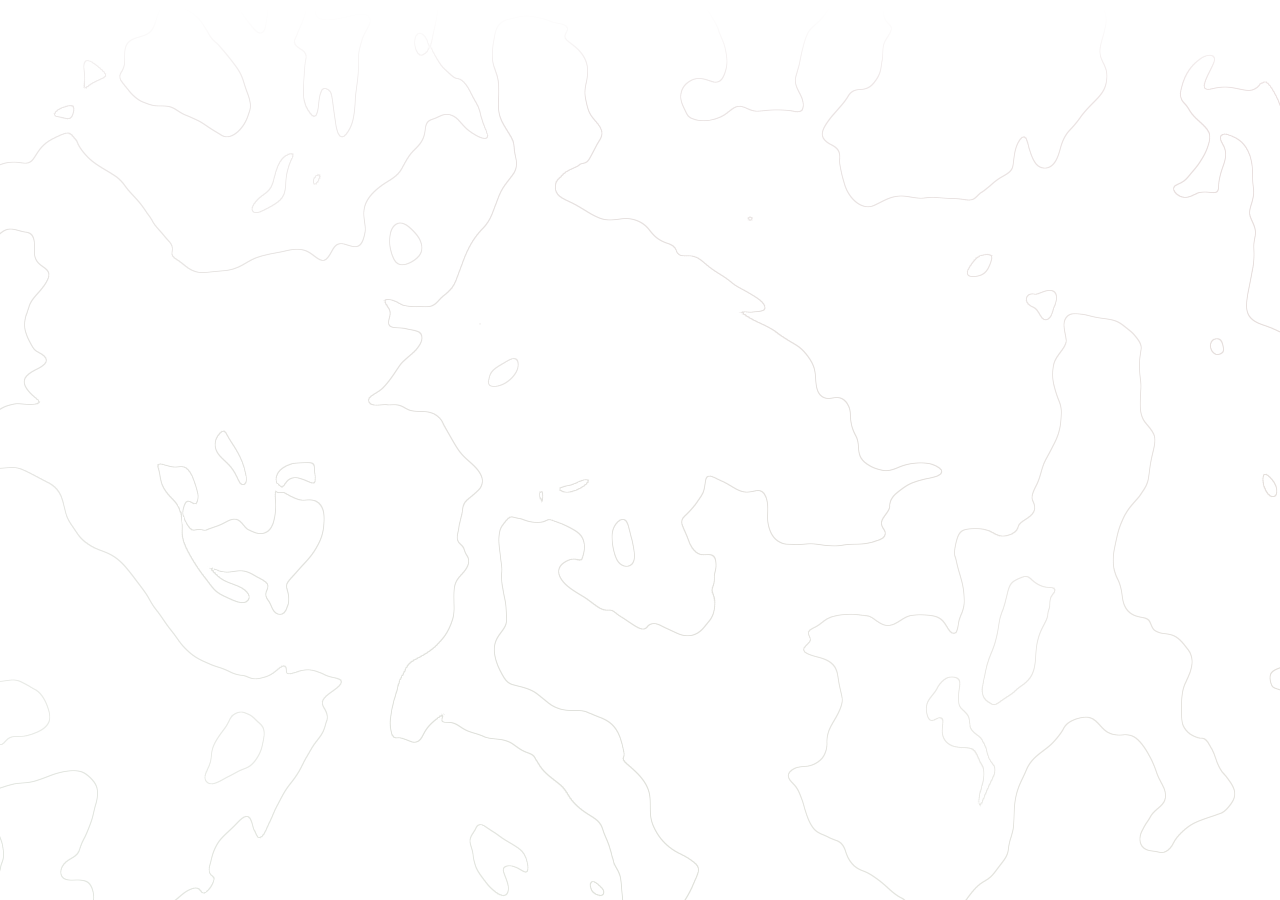
<file: archive/contour-hero/contour-hero.html>
<!doctype html>
<!-- ARCHIVED 2026-10-30 (Morris: no live version should ever show it).
     The WebGL contour-map hero that used to sit behind / instead of Dog-Deer World on index.html
     (reduced motion, narrow desktop windows, low-power machines, ?cms=1, and the phone fallback).
     Moved here verbatim so it can be revived: open this file through any local server.
     On the site it was <canvas id="hero-canvas"> inside #home .hero-band, started by startHero(). -->
<html lang="en"><head><meta charset="utf-8"><meta name="viewport" content="width=device-width,initial-scale=1">
<title>Contour hero (archived)</title>
<style>
html,body{margin:0;height:100%;background:#fff}
#hero-canvas{position:absolute;inset:0;width:100%;height:100%}
</style></head><body>
<canvas id="hero-canvas" width="1691" height="898"></canvas>
<script>
// ── HERO CANVAS — WebGL fragment shader, domain-warped FBM, anti-aliased contours ──
const canvas = document.getElementById('hero-canvas');
let W, H, t = 0, mx = 0.5, my = 0.5, mouseActive = 0.0, mouseTarget = 0.0;
const isMobile = window.matchMedia('(hover: none)').matches;
let isTouching = false;
let rafId = null;
let lastFrame = 0;
const HERO_MIN_DT = 1000 / 30;   // throttle hero to ~30fps — the drift is slow, more frames are wasted GPU

const VS = `#version 300 es
in vec2 a_pos;
void main() { gl_Position = vec4(a_pos, 0.0, 1.0); }`;

const FS = `#version 300 es
precision highp float;
uniform vec2 u_res;
uniform float u_t;
uniform vec2 u_mouse;
uniform float u_ma;
out vec4 o;

vec2 h2(vec2 p) {
  p = vec2(dot(p,vec2(127.1,311.7)),dot(p,vec2(269.5,183.3)));
  return -1.0 + 2.0*fract(sin(p)*43758.5453);
}
float gn(vec2 p) {
  vec2 i=floor(p),f=fract(p),u=f*f*(3.0-2.0*f);
  return mix(
    mix(dot(h2(i),f),               dot(h2(i+vec2(1,0)),f-vec2(1,0)),u.x),
    mix(dot(h2(i+vec2(0,1)),f-vec2(0,1)),dot(h2(i+vec2(1,1)),f-vec2(1,1)),u.x),
    u.y);
}
float fbm(vec2 p) {
  float v=0.0,a=0.5;
  mat2 m=mat2(1.6,1.2,-1.2,1.6);
  for(int i=0;i<4;i++){v+=a*gn(p);p=m*p;a*=0.5;}
  return v;
}
void main() {
  vec2 uv = gl_FragCoord.xy/u_res;
  vec2 p  = vec2(uv.x*u_res.x/u_res.y, uv.y)*2.5;
  p += vec2(cos(u_t*0.012)*0.8, sin(u_t*0.008)*0.6);

  /* double domain warp — second layer feeds on the first,
     creating offset, looping curves rather than simple meanders */
  vec2 q = vec2(fbm(p              + u_t*0.004),
                fbm(p+vec2(5.2,1.3)+ u_t*0.004));
  vec2 r = vec2(fbm(q+vec2(1.7,9.2)+ u_t*0.003),
                fbm(q+vec2(8.3,2.8) + u_t*0.003));
  float field = fbm(p + 1.4*q + 0.5*r);
  float d = length(uv-u_mouse);
  field  += u_ma*exp(-d*d*8.0)*1.6;

  /* portfolio palette */
  vec3 bg   = vec3(255.0,255.0,255.0)/255.0;  /* #FFFFFF — matches the new site background */
  vec3 ink  = vec3(22.0, 20.0, 16.0) /255.0;  /* #161410 near-black         */
  /* BYLO — one hue per compass edge */
  vec3 colR = vec3(160.0, 64.0, 56.0)/255.0;  /* #A04038 terracotta → right */
  vec3 colL = vec3(122.0,152.0,135.0)/255.0;  /* #7A9887 mint sky   → left  */
  vec3 colU = vec3(208.0,120.0,133.0)/255.0;  /* #D07885 rose sky   → up    */
  vec3 colD = vec3( 90.0,128.0, 56.0)/255.0;  /* #5A8038 meadow     → down  */
  vec3 col  = bg;

  /* each hue bleeds from its canvas edge as the cursor approaches that side */
  vec3 lineCol = ink;
  lineCol = mix(lineCol, colR, uv.x       * u_mouse.x        * 0.92);
  lineCol = mix(lineCol, colL, (1.0-uv.x) * (1.0-u_mouse.x) * 0.92);
  lineCol = mix(lineCol, colU, uv.y       * u_mouse.y        * 0.92);
  lineCol = mix(lineCol, colD, (1.0-uv.y) * (1.0-u_mouse.y) * 0.92);

  float edgeFade = smoothstep(0.0,0.12,1.0-uv.y);

  float fw = fwidth(field);
  /* 9 terrain + 9 cursor-peak layers — same spacing and opacity curve */
  float[18] tr=float[18](-0.60,-0.43,-0.26,-0.09, 0.08, 0.25, 0.42, 0.59, 0.74,
                           0.91, 1.08, 1.25, 1.42, 1.59, 1.76, 1.93, 2.10, 2.27);
  float[18] op=float[18]( 0.07, 0.10, 0.13, 0.16, 0.18, 0.16, 0.13, 0.10, 0.07,
                           0.07, 0.10, 0.13, 0.16, 0.18, 0.16, 0.13, 0.10, 0.07);
  for(int i=0;i<18;i++){
    float line=1.0-smoothstep(0.0,fw*0.9,abs(field-tr[i]));
    col=mix(col,lineCol,line*op[i]*edgeFade);
  }
  o=vec4(col,1.0);
}`;

const gl = canvas.getContext('webgl2');

(function setupGL() {
  function mkShader(type, src) {
    const s = gl.createShader(type);
    gl.shaderSource(s, src); gl.compileShader(s);
    if (!gl.getShaderParameter(s, gl.COMPILE_STATUS))
      console.error('Shader:', gl.getShaderInfoLog(s));
    return s;
  }
  const prog = gl.createProgram();
  gl.attachShader(prog, mkShader(gl.VERTEX_SHADER, VS));
  gl.attachShader(prog, mkShader(gl.FRAGMENT_SHADER, FS));
  gl.linkProgram(prog);

  const vao = gl.createVertexArray();
  gl.bindVertexArray(vao);
  const vbo = gl.createBuffer();
  gl.bindBuffer(gl.ARRAY_BUFFER, vbo);
  gl.bufferData(gl.ARRAY_BUFFER, new Float32Array([-1,-1,1,-1,-1,1,1,1]), gl.STATIC_DRAW);
  const loc = gl.getAttribLocation(prog, 'a_pos');
  gl.enableVertexAttribArray(loc);
  gl.vertexAttribPointer(loc, 2, gl.FLOAT, false, 0, 0);

  const uRes=gl.getUniformLocation(prog,'u_res'), uT=gl.getUniformLocation(prog,'u_t'),
        uMouse=gl.getUniformLocation(prog,'u_mouse'), uMa=gl.getUniformLocation(prog,'u_ma');

  window._heroGL = { prog, vao, uRes, uT, uMouse, uMa };
})();

function resizeCanvas() {
  const w = canvas.offsetWidth;
  if (!w) return;                        // canvas in a hidden page — skip
  // Render at a capped backing resolution and let CSS upscale. The soft contour
  // field hides the difference, and it sharply cuts per-pixel shader cost on big screens.
  const HERO_MAX_W = 1600;
  const scale = Math.min(1, HERO_MAX_W / w);
  W = canvas.width  = Math.max(1, Math.round(w * scale));
  H = canvas.height = Math.max(1, Math.round(canvas.offsetHeight * scale));
  gl.viewport(0, 0, W, H);
}

function startHero() {
  // A hidden canvas (the world hero is showing, or #home isn't the active
  // page) has nothing to draw. resizeCanvas() bails on it but leaves the old
  // W/H set, so without this check a tab switch (visibilitychange → startHero)
  // quietly restarted the shader loop behind the world, where it kept running.
  if (!canvas.offsetWidth) return;
  resizeCanvas();
  if (W && H && !rafId) rafId = requestAnimationFrame(drawTerrain);
}

function drawTerrain(now) {
  rafId = requestAnimationFrame(drawTerrain);
  now = now || performance.now();
  if (now - lastFrame < HERO_MIN_DT) return;   // cap to ~30fps
  lastFrame = now;
  mouseActive += (mouseTarget - mouseActive) * 0.1;   // ×2 of old 0.05 to match 30fps cadence
  if (isMobile && !isTouching) {
    mx = 0.35 + Math.sin(t * 0.8) * 0.30;
    my = 0.50 + Math.sin(t * 0.6 + 1.2) * 0.22;
    mouseTarget = 0.4;
  }
  const { prog, vao, uRes, uT, uMouse, uMa } = window._heroGL;
  gl.useProgram(prog);
  gl.bindVertexArray(vao);
  gl.uniform2f(uRes, W, H);
  gl.uniform1f(uT, t);
  gl.uniform2f(uMouse, mx, my);
  gl.uniform1f(uMa, mouseActive);
  gl.drawArrays(gl.TRIANGLE_STRIP, 0, 4);
  t += 0.01;   // ×2 of old 0.005 → same wall-clock drift at 30fps
}

function pauseHero() { if (rafId) { cancelAnimationFrame(rafId); rafId = null; } }

// Pause the shader when the hero isn't on screen (scrolled past, or another page) —
// no point burning GPU on pixels nobody can see.
if ('IntersectionObserver' in window) {
  new IntersectionObserver(function(entries) {
    if (entries[0].isIntersecting) startHero(); else pauseHero();
  }, { threshold: 0 }).observe(canvas);
}

document.addEventListener('visibilitychange', () => {
  if (document.hidden) pauseHero(); else startHero();
});

document.addEventListener('mousemove', e => {
  if (isMobile) return;
  const r = canvas.getBoundingClientRect();
  if (e.clientX >= r.left && e.clientX <= r.right &&
      e.clientY >= r.top  && e.clientY <= r.bottom) {
    mx = (e.clientX - r.left) / r.width;
    my = 1.0 - (e.clientY - r.top) / r.height;
    mouseTarget = 1.0;
  } else {
    mouseTarget = 0.0;
  }
});

document.addEventListener('mouseleave', () => {
  if (!isMobile) mouseTarget = 0.0;
});

canvas.addEventListener('touchstart', e => {
  isTouching = true;
  const r = canvas.getBoundingClientRect(), touch = e.touches[0];
  mx = (touch.clientX - r.left) / r.width;
  my = 1.0 - (touch.clientY - r.top) / r.height;
  mouseTarget = 1.0;
}, { passive: true });

canvas.addEventListener('touchmove', e => {
  const r = canvas.getBoundingClientRect(), touch = e.touches[0];
  mx = (touch.clientX - r.left) / r.width;
  my = 1.0 - (touch.clientY - r.top) / r.height;
  mouseTarget = 1.0;
}, { passive: true });

canvas.addEventListener('touchend', () => {
  isTouching = false;
  mouseTarget = 0.0;
});

window.addEventListener('resize', resizeCanvas);
startHero();
</script></body></html>
</file>
<file: cartographer/assets/index-BUwfIRgc.css>
:root{--sans: "Inter", -apple-system, BlinkMacSystemFont, "Segoe UI", Helvetica, Arial, sans-serif;--serif: "DM Serif Display", "Iowan Old Style", "Palatino Linotype", Palatino, Georgia, serif;--mono: "IBM Plex Mono", ui-monospace, "SFMono-Regular", Menlo, Consolas, monospace;--paper: #ffffff;--ink: #1c1a16;--ink-2: #4a463d;--ink-3: #6b665a;--accent: #8a3b1f;--line: #ddd7c9;--water: #c9dbe0;--marsh: #9fb59a;--road: #7a7263;--surface: #f2eee5}@media(prefers-color-scheme:dark){:root:not([data-theme=light]){--paper: #16140f;--ink: #f2efe7;--ink-2: #c9c2b3;--ink-3: #a39c8c;--accent: #e0955f;--line: #35311f;--water: #23394a;--marsh: #3d5238;--road: #9a917f;--surface: #1f1c16}}:root[data-theme=dark]{--paper: #16140f;--ink: #f2efe7;--ink-2: #c9c2b3;--ink-3: #a39c8c;--accent: #e0955f;--line: #35311f;--water: #23394a;--marsh: #3d5238;--road: #9a917f;--surface: #1f1c16}*{box-sizing:border-box}html,body{margin:0;background:var(--paper);color:var(--ink)}body{font-family:var(--sans);font-size:16px;line-height:1.5}h1,h2,h3{font-family:var(--serif);font-weight:400}.app-shell{min-height:100vh;display:flex;flex-direction:column;gap:1rem;padding:1.5rem 1rem;max-width:70ch;margin:0 auto}.app-header h1{font-size:1.75rem;margin:0 0 .25rem}.app-header .back{display:inline-block;margin-bottom:.5rem;font-size:.95rem;color:var(--ink-2);text-decoration:none}.app-header .back:hover{color:var(--accent);text-decoration:underline}.app-header p{color:var(--ink-2);font-size:1rem;margin:0}.placeholder{border:1px dashed var(--line);border-radius:8px;padding:2rem 1.25rem;color:var(--ink-3);font-size:.95rem}.mono-num{font-family:var(--mono)}.app-shell--wide{max-width:62rem}.debug-tabs{display:flex;gap:.5rem;flex-wrap:wrap;margin-bottom:.75rem}.debug-tab{font-family:var(--sans);font-size:.95rem;padding:.4rem .8rem;border:1px solid var(--line);border-radius:6px;background:transparent;color:var(--ink-2);cursor:pointer}.debug-tab--active{background:var(--accent);border-color:var(--accent);color:var(--paper)}.debug-svg{width:100%;height:auto;border:1px solid var(--line);border-radius:8px;background:var(--paper)}.debug-fact-marker{fill:var(--accent);stroke:var(--paper);stroke-width:1.5}.siting{display:flex;flex-direction:column;gap:1.25rem}.toggles{display:grid;grid-template-columns:repeat(auto-fit,minmax(16rem,1fr));gap:.75rem}.toggle{display:flex;flex-direction:column;gap:.2rem;text-align:left;font:inherit;color:var(--ink);padding:.75rem .9rem;border:1px solid var(--line);border-radius:8px;background:transparent;cursor:pointer}.toggle[aria-pressed=true]{border-color:var(--accent);background:var(--surface);box-shadow:inset 3px 0 0 var(--accent)}.toggle-label{font-weight:600}.toggle-label:before{content:"Off · ";font-weight:400;color:var(--ink-3)}.toggle[aria-pressed=true] .toggle-label:before{content:"On · ";color:var(--accent)}.toggle-hint{color:var(--ink-2);font-size:.95rem}.siting-body{display:grid;gap:1.25rem}@media(min-width:60rem){.siting-body{grid-template-columns:minmax(0,1.55fr) minmax(18rem,1fr);align-items:start}}.map-svg{width:100%;height:auto;border:1px solid var(--line);border-radius:8px;background:var(--paper);display:block}.map-relief rect{fill:var(--ink)}.map-water{fill:var(--water)}.map-marsh{fill:var(--marsh);opacity:.55}.map-welltable{fill:none;stroke:var(--road);stroke-width:1.5;stroke-dasharray:3 6;opacity:.7}.map-road{fill:none;stroke:var(--road);stroke-width:2.5;stroke-linejoin:round;stroke-linecap:round}.map-site circle{fill:var(--paper);stroke:var(--ink-2);stroke-width:3}.map-site text{font-family:var(--serif);font-size:22px;fill:var(--ink);paint-order:stroke;stroke:var(--paper);stroke-width:5px;stroke-linejoin:round}.map-site--chosen circle{fill:var(--accent);stroke:var(--paper)}.map-site--chosen .map-site-halo{fill:none;stroke:var(--accent);stroke-width:3}.map-site--chosen text{font-size:28px;font-weight:600}.entry{border:1px solid var(--line);border-radius:8px;padding:1rem 1.15rem;background:var(--surface)}.entry-headline{font-size:1.45rem;line-height:1.25;margin:0 0 .6rem}.entry-reasons{margin:0 0 .6rem;padding-left:1.2rem}.entry-reasons li+li{margin-top:.3rem}.entry-rival{margin:0 0 .6rem;font-style:italic;color:var(--ink-2)}.entry-chain summary{cursor:pointer;color:var(--accent)}.entry-chain ol{padding-left:1.2rem;margin:.5rem 0}.entry-chain li+li{margin-top:.3rem}.entry-note{color:var(--ink-3);font-size:.95rem;margin:.4rem 0 0}.sites h2{font-size:1.3rem;margin:0 0 .3rem}.sites-intro{color:var(--ink-2);margin:0 0 .75rem;max-width:70ch}.table-scroll{overflow-x:auto}.sites-table{border-collapse:collapse;width:100%;font-size:.95rem}.sites-table th,.sites-table td{padding:.4rem .6rem;border-bottom:1px solid var(--line);text-align:left;white-space:nowrap}.sites-table thead th{color:var(--ink-2);font-weight:600}.sites-table tbody th{font-weight:400}.sites-table .num{font-family:var(--mono);text-align:right}.sites-table tr.is-chosen th,.sites-table tr.is-chosen td{font-weight:600;background:var(--surface)}.town{display:flex;flex-direction:column;gap:1rem}.town-figure{margin:0}.town-caption{color:var(--ink-2);font-size:.95rem;margin-top:.5rem}.changed{margin:0;padding:.7rem .9rem;border-left:3px solid var(--accent);background:var(--surface);border-radius:0 8px 8px 0}.city-map{transition:opacity .2s}.city-map.is-dim{opacity:.45}.city-road{fill:none;stroke:var(--road);stroke-linecap:round;stroke-linejoin:round;opacity:.8}.city-built{fill:var(--surface);stroke:none}.city-street{fill:none;stroke:var(--paper);stroke-linecap:round;stroke-linejoin:round}.city-main{stroke:var(--road)}.city-back{stroke:var(--line)}.city-wynd{stroke:var(--line);stroke-dasharray:.25 .2}.city-ford{stroke:var(--ink-2);stroke-linecap:round;opacity:.13}.city-labels .city-ford-label{font-style:italic;fill:var(--ink-2);cursor:default}.city-main.is-selected{stroke:var(--accent)}.city-houses polygon{fill:var(--ink-2);opacity:.78}.city-market-place{fill:var(--line);stroke:none;cursor:pointer}.city-market-place.is-selected{fill:var(--accent);opacity:.35}.city-wall path{fill:none;stroke:var(--ink);stroke-linecap:round;stroke-linejoin:round;cursor:pointer}.city-wall.is-selected path{stroke:var(--accent)}.city-wall .city-hit,.city-main-hit .city-hit{stroke:transparent;fill:none}.city-main-hit{cursor:pointer}.city-gate{fill:var(--paper);stroke:var(--ink);stroke-width:.14}.city-labels text{font-family:var(--serif);fill:var(--ink);cursor:pointer;paint-order:stroke;stroke:var(--paper);stroke-linejoin:round}.reader-list{list-style:none;margin:0;padding:0;display:flex;flex-direction:column;gap:.5rem}.reader-item{border:1px solid var(--line);border-radius:8px}.reader-item.is-open{background:var(--surface);border-color:var(--accent)}.reader-head{display:block;width:100%;text-align:left;cursor:pointer;font-family:var(--serif);font-size:1.2rem;line-height:1.3;color:var(--ink);background:none;border:0;padding:.7rem .95rem}.reader-item.is-open .reader-head{font-size:1.35rem;padding-bottom:.4rem}.reader-body{padding:0 .95rem .85rem}.about{border-top:1px solid var(--line);margin-top:2.5rem;padding-top:2.5rem;display:flex;flex-direction:column;gap:2rem}.about-facts{display:grid;grid-template-columns:8rem 1fr;gap:.5rem 1.25rem;margin:0;font-size:.875rem}.about-facts dt{color:var(--ink-3)}.about-facts dd{margin:0;color:var(--ink)}.about-text p,.about-try li{font-weight:300;font-size:clamp(15px,1.6vw,18px);line-height:1.8;color:var(--ink)}.about-text p{margin:0}.about-try h2{font-family:var(--serif);font-weight:400;font-size:1.5rem;margin:0 0 .5em}.about-try ul{padding-left:1.2em;margin:0}@media(max-width:30rem){.about-facts{grid-template-columns:1fr;gap:0 0}.about-facts dd{margin-bottom:.6rem}}.app-footer{color:var(--ink-3);font-size:.95rem;border-top:1px solid var(--line);padding-top:.75rem;margin-top:.5rem}.app-footer p{margin:0 0 .35rem;max-width:70ch}.city-relief{filter:var(--relief-filter, none)}.corner{display:flex;flex-direction:column;gap:.6rem;margin-bottom:1rem}.corner-bar{display:flex;align-items:baseline;gap:1rem;flex-wrap:wrap}.corner-year{font-size:1.9rem;font-weight:600;color:var(--ink)}.corner-hint{color:var(--ink-2)}.corner-body{display:grid;gap:1rem}@media(min-width:60rem){.corner.has-selection .corner-body{grid-template-columns:minmax(0,1fr) 22rem;align-items:start}}.corner-figure{margin:0}.corner-map{touch-action:manipulation;cursor:pointer;background:#ecdcb6;border-color:#c9b48a}.corner-selected{fill:none;stroke:#b0281a}.corner-labels text{font-family:"IM Fell English",var(--serif);font-style:italic;fill:#4b3219;pointer-events:none;paint-order:stroke;stroke:#ecdcb6;stroke-linejoin:round}.corner-plot-numbers text,.corner-compass-n,.corner-scale{font-family:"IM Fell English",var(--serif);fill:#4b3219;pointer-events:none}.corner-plot-numbers text{opacity:.75;paint-order:stroke;stroke:#ecdcb6;stroke-linejoin:round}@media(max-width:40rem){.corner-plot-numbers{display:none}}.corner-panel{position:relative;border:1px solid var(--line);border-radius:8px;padding:1rem 1.15rem;background:var(--surface)}.corner-panel h2{font-size:1.4rem;margin:0 2rem .4rem 0}.corner-panel h3{font-size:1.1rem;margin:.9rem 0 .4rem}.corner-panel-facts{margin:0;color:var(--ink-2)}.corner-panel-close{position:absolute;top:.4rem;right:.4rem;width:44px;height:44px;background:none;border:0;font-size:1.6rem;color:var(--ink-2);cursor:pointer}.story{list-style:none;margin:0;padding:0;display:flex;flex-direction:column;gap:.35rem}.story summary{cursor:pointer}.story-chain{margin:.4rem 0 .2rem;padding-left:1.2rem;color:var(--ink-2)}.story-chain li+li{margin-top:.25rem}.story-earlier{color:var(--ink-3)}@media(max-width:40rem){.corner-panel{position:fixed;left:0;right:0;bottom:0;z-index:10;max-height:55vh;overflow-y:auto;border-radius:12px 12px 0 0;border-bottom:0;box-shadow:0 -4px 16px #0000002e}}:root{--mark-fire: #c2412b;--mark-plague: #5b5b8f;--mark-boom: #3f7d4a;--mark-slump: #8a7a4a}@media(prefers-color-scheme:dark){:root:not([data-theme=light]){--mark-fire: #e8765f;--mark-plague: #9b9bd0;--mark-boom: #7cbf86;--mark-slump: #c9b47a}}:root[data-theme=dark]{--mark-fire: #e8765f;--mark-plague: #9b9bd0;--mark-boom: #7cbf86;--mark-slump: #c9b47a}.corner-time{display:flex;align-items:flex-start;gap:.9rem;margin-top:1.4rem}.corner-play{min-width:6.5rem;min-height:44px;padding:0 1rem;border-radius:8px;cursor:pointer;border:1px solid var(--accent);background:var(--surface);color:var(--ink);font:inherit;font-weight:600}.corner-slider{position:relative;flex:1;padding-bottom:2.6rem}.corner-slider input[type=range]{width:100%;height:44px;margin:0;accent-color:var(--accent);cursor:pointer}.corner-ticks{position:absolute;left:8px;right:8px;top:34px;height:2.4rem;pointer-events:none}.corner-tick{position:absolute;transform:translate(-50%);display:flex;flex-direction:column;align-items:center;gap:2px}.corner-tick:before{content:"";width:1px;height:6px;background:var(--ink-3)}.corner-tick-year{font-family:var(--mono);font-size:13px;color:var(--ink-3)}.corner-tick.is-now .corner-tick-year{color:var(--ink);font-weight:600}.corner-mark{display:inline-block;width:8px;height:8px;border-radius:50%;background:var(--ink-3)}.corner-tick .corner-mark{position:absolute;top:-40px}.corner-tick .corner-mark+.corner-mark{top:-50px}.corner-tick .corner-mark+.corner-mark+.corner-mark{top:-60px}.mark-fire{background:var(--mark-fire)}.mark-plague{background:var(--mark-plague)}.mark-boom{background:var(--mark-boom)}.mark-slump{background:var(--mark-slump)}.corner-caption{color:var(--ink-2);font-size:.95rem;margin-top:.5rem}.corner-another{min-height:44px;padding:0 .9rem;border-radius:8px;border:1px solid var(--line);background:var(--surface);color:var(--ink);font:inherit;cursor:pointer}.corner-another:hover,.corner-play:hover{border-color:var(--accent)}.household-head{font-family:var(--serif);font-size:1.2rem;margin:0 0 .25rem}.household-story{margin-top:.5rem}.household-story>summary{cursor:pointer;color:var(--accent)}.corner-map-wrap{display:contents}.corner-map *{animation-play-state:paused!important}@keyframes corner-fade-in{0%{opacity:0}to{opacity:1}}.corner-gardens>*{animation:corner-fade-in .7s ease-out}@media(prefers-reduced-motion:reduce){.corner-gardens>*{animation:none}}.corner-now{margin:0;min-height:1.5em;color:var(--ink-2);font-size:.95rem;display:flex;flex-wrap:wrap;gap:.2rem 1rem}.corner-now .corner-mark{vertical-align:middle}
</file>
